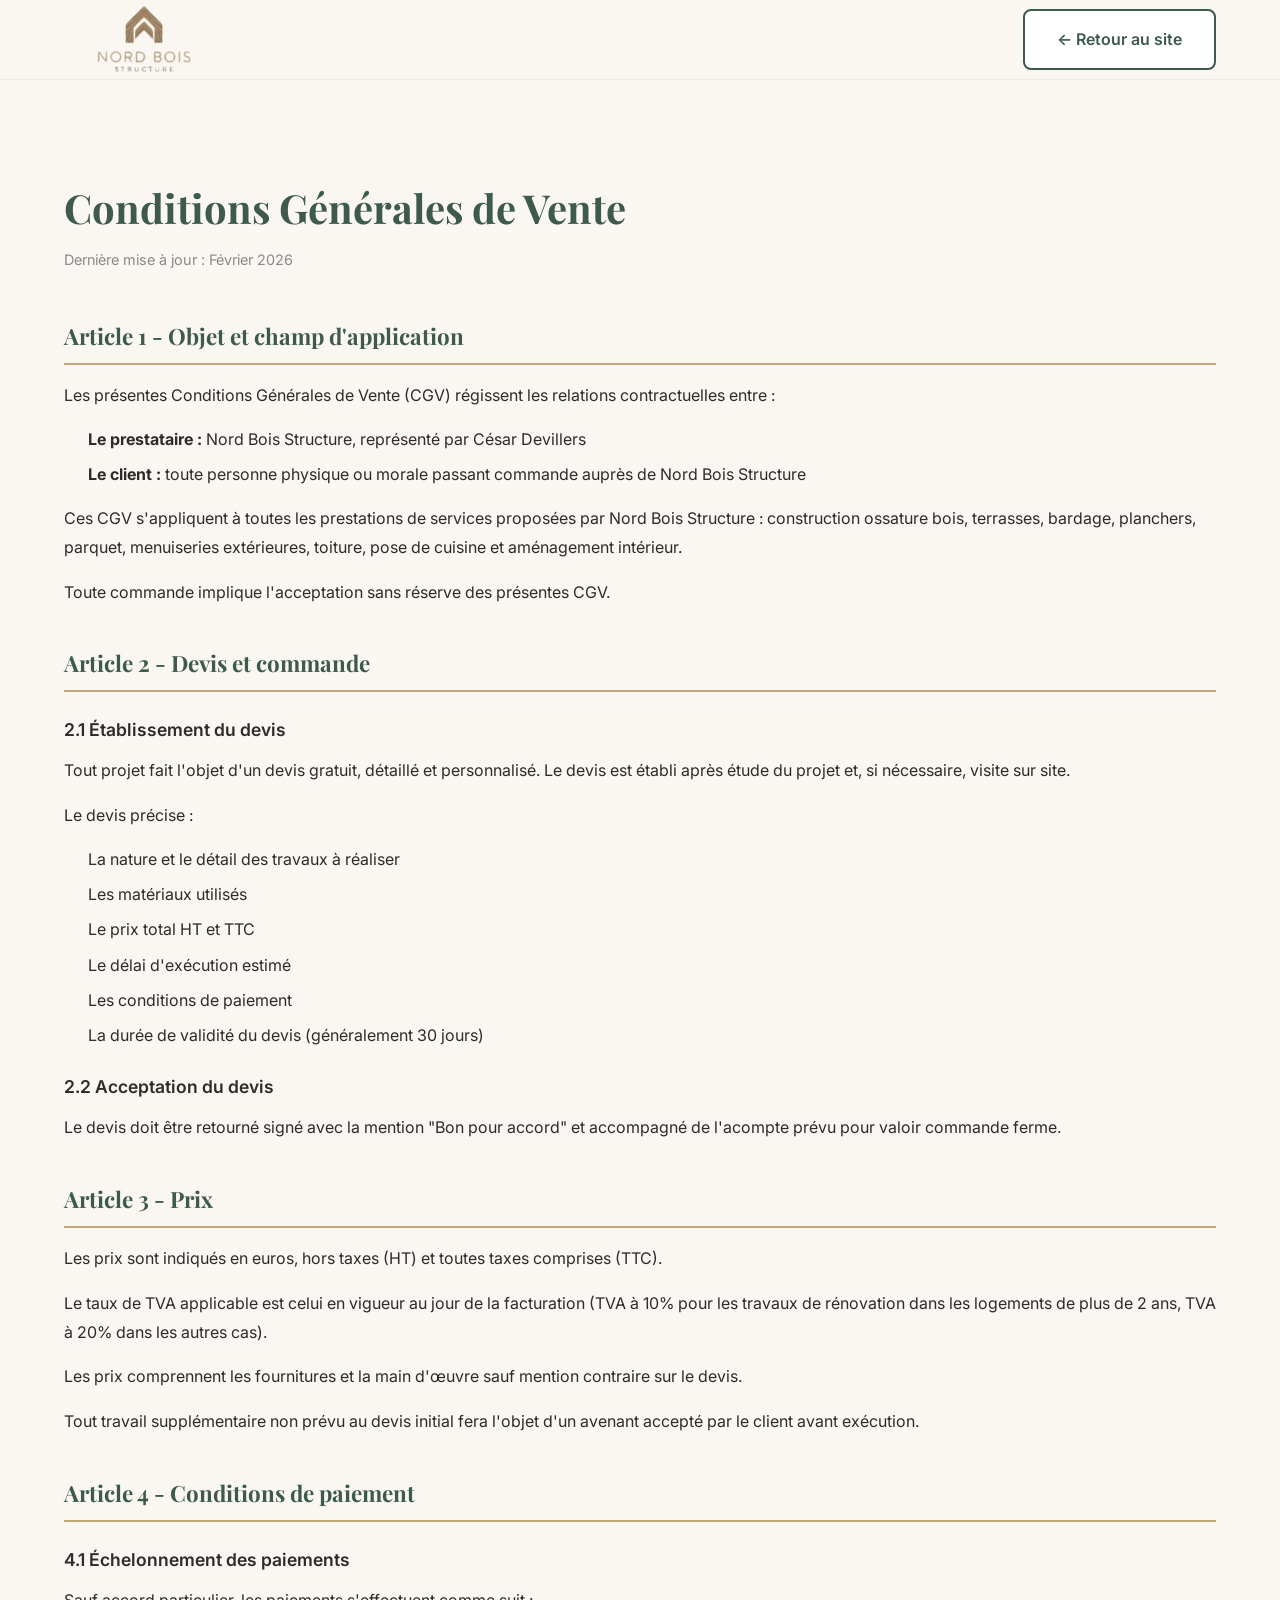
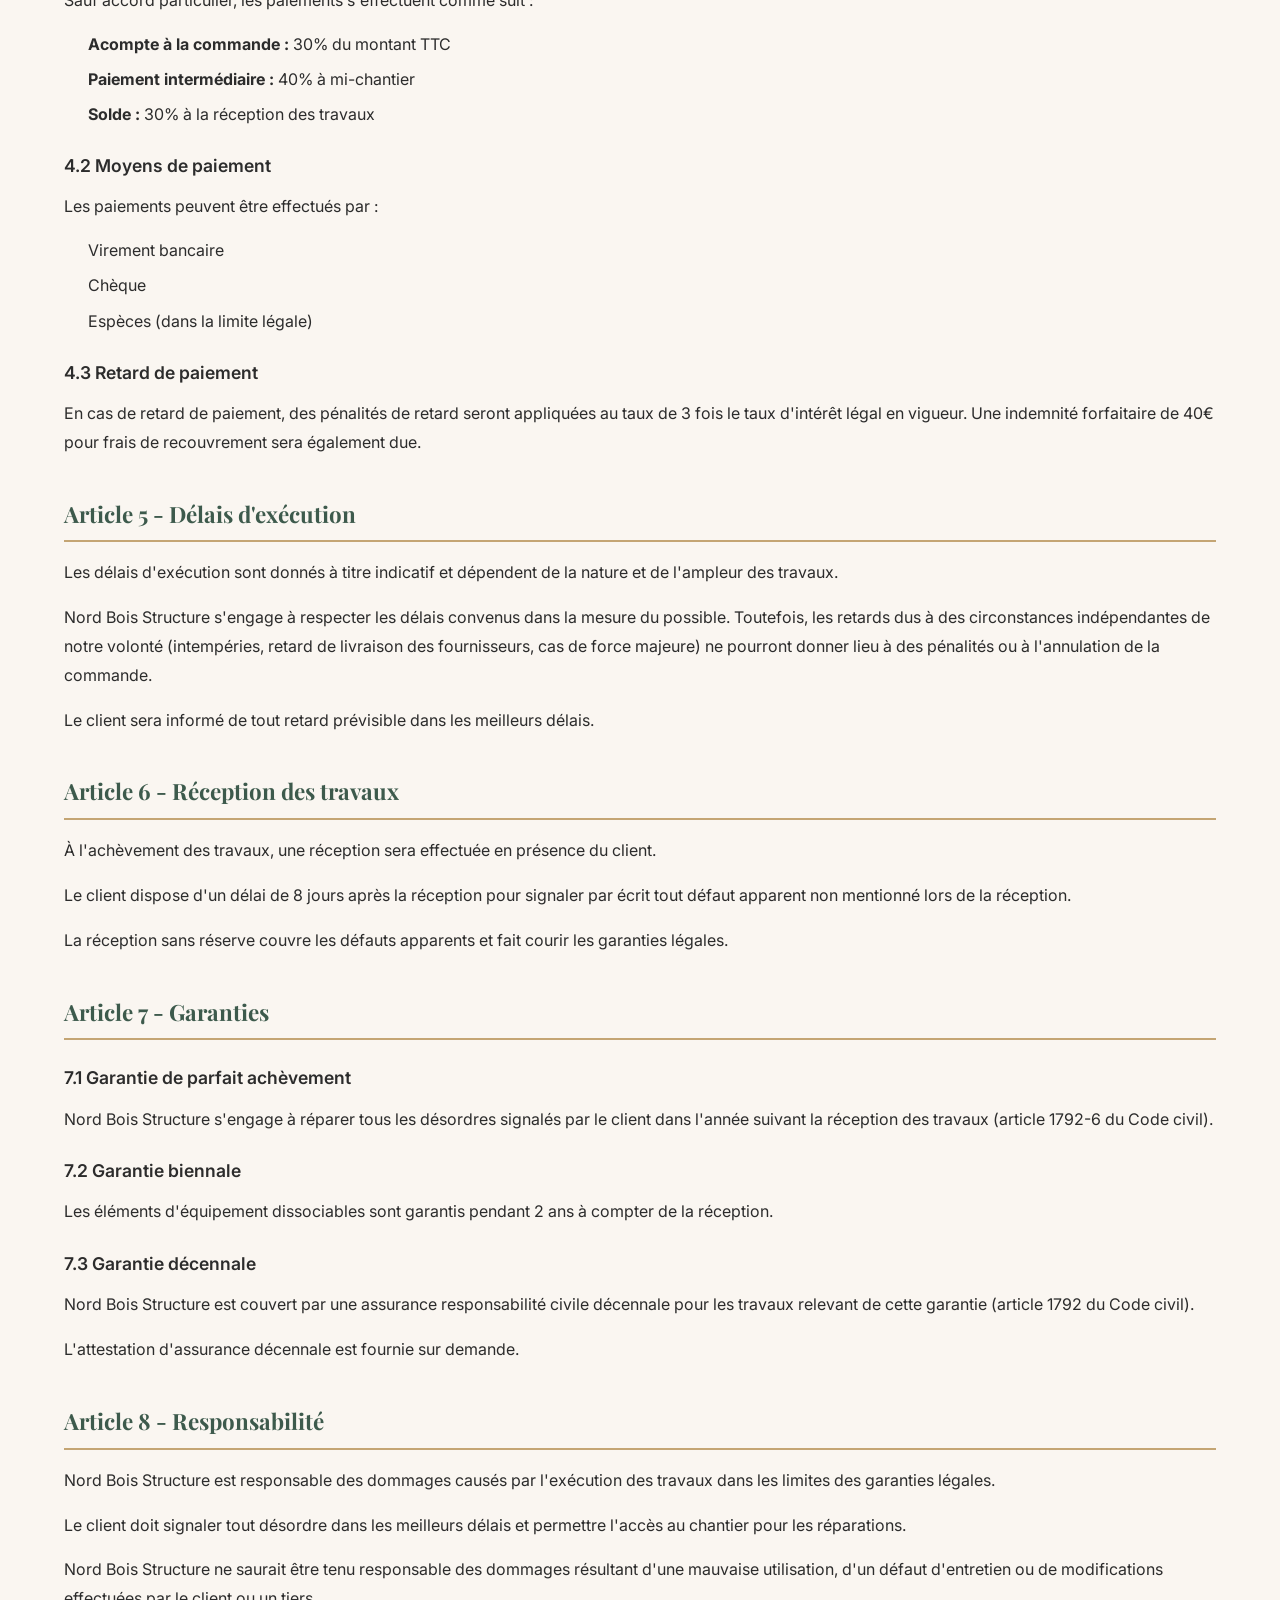
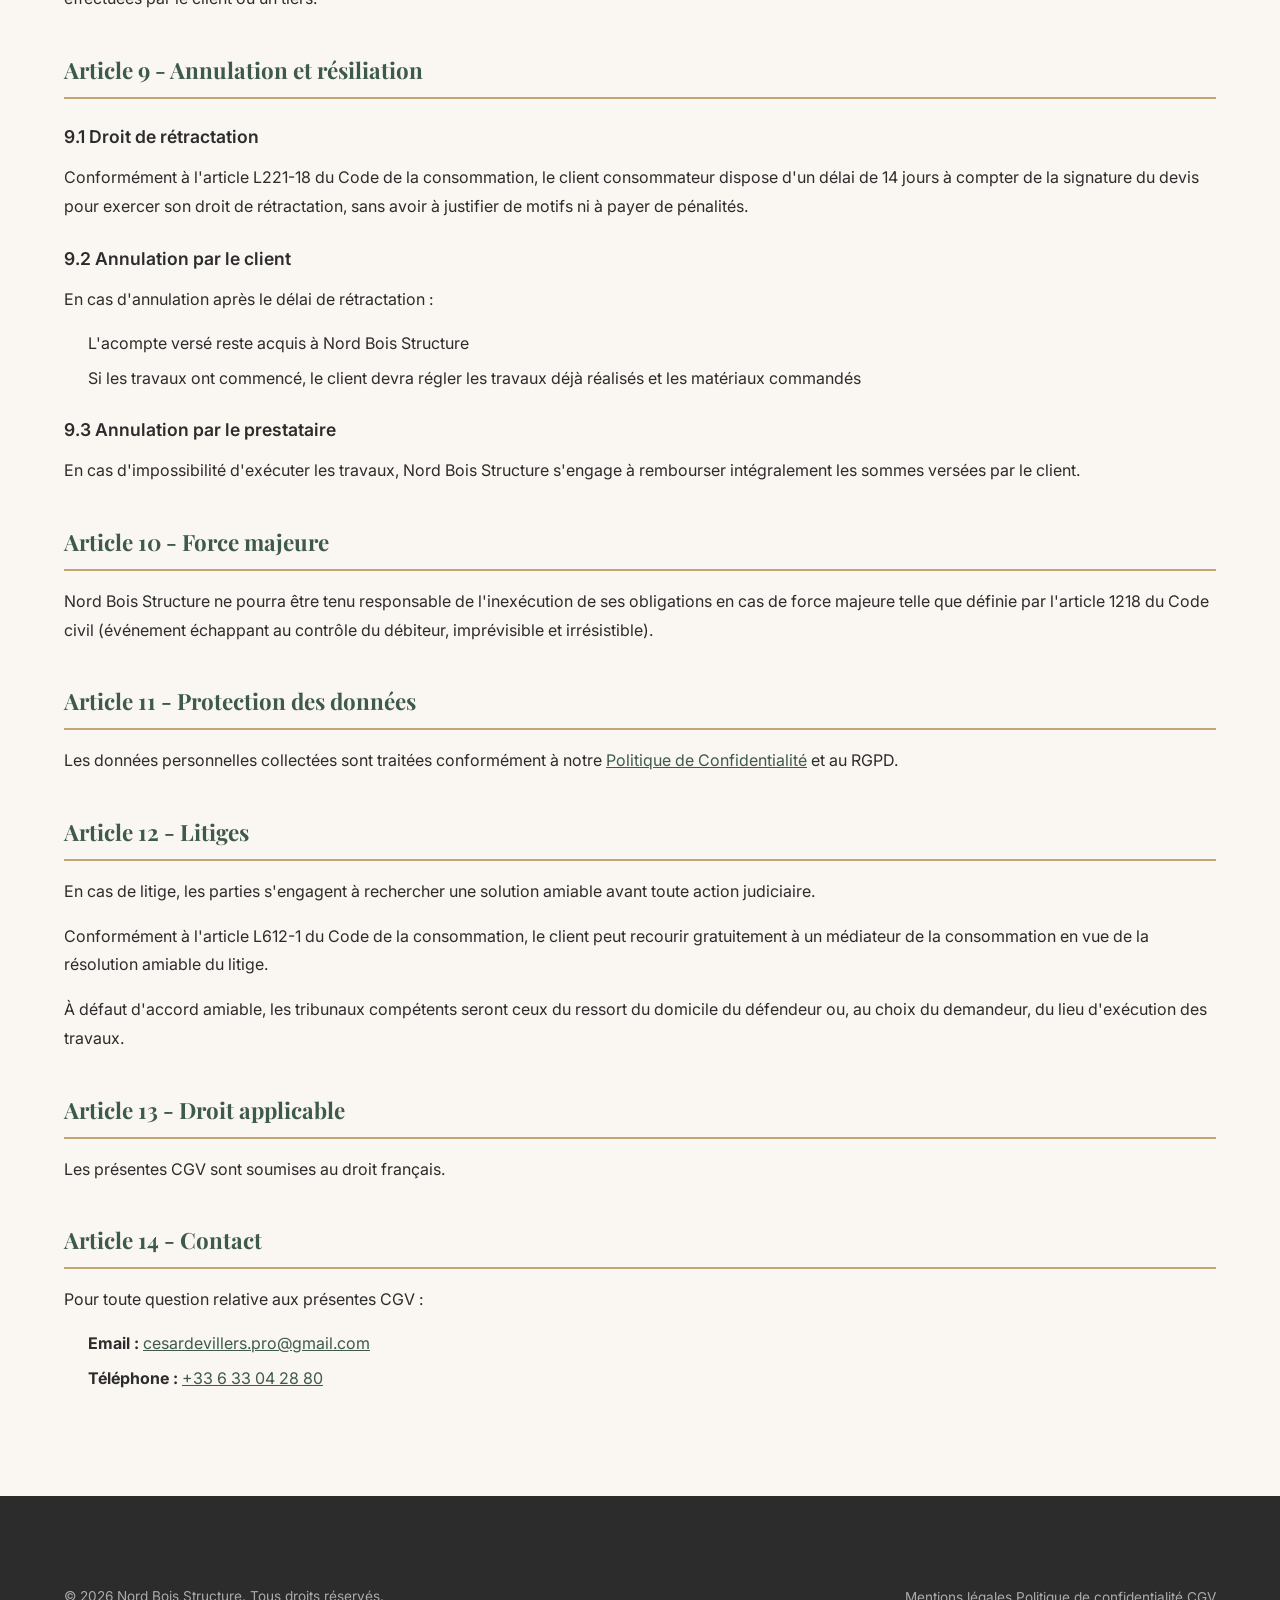
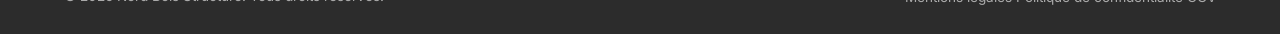
<file: conditions-generales-vente.html>
<!DOCTYPE html>
<html lang="fr">
<head>
<!-- Google Tag Manager -->
<script>(function(w,d,s,l,i){w[l]=w[l]||[];w[l].push({'gtm.start':
new Date().getTime(),event:'gtm.js'});var f=d.getElementsByTagName(s)[0],
j=d.createElement(s),dl=l!='dataLayer'?'&l='+l:'';j.async=true;j.src=
'https://www.googletagmanager.com/gtm.js?id='+i+dl;f.parentNode.insertBefore(j,f);
})(window,document,'script','dataLayer','GTM-P72NSX65');</script>
<!-- End Google Tag Manager -->
    <meta charset="UTF-8">
    <meta name="viewport" content="width=device-width, initial-scale=1.0">
    <meta name="description" content="Conditions Générales de Vente de Nord Bois Structure">
    <title>Conditions Générales de Vente | Nord Bois Structure</title>
    <link rel="icon" type="image/svg+xml" href="assets/favicon.svg">
    <link rel="preconnect" href="https://fonts.googleapis.com">
    <link rel="preconnect" href="https://fonts.gstatic.com" crossorigin>
    <link href="https://fonts.googleapis.com/css2?family=Playfair+Display:wght@400;500;600;700&family=Inter:wght@300;400;500;600;700&display=swap" rel="stylesheet">
    <link rel="stylesheet" href="css/style.css?v=8">
</head>
<body>
<!-- Google Tag Manager (noscript) -->
<noscript><iframe src="https://www.googletagmanager.com/ns.html?id=GTM-P72NSX65"
height="0" width="0" style="display:none;visibility:hidden"></iframe></noscript>
<!-- End Google Tag Manager (noscript) -->
    <header class="header header--static">
        <nav class="nav container">
            <a href="index.html" class="nav__logo">
                <img src="assets/logo.png?v=5" alt="Nord Bois Structure" class="nav__logo-img">
            </a>
            <a href="index.html" class="btn btn--secondary">← Retour au site</a>
        </nav>
    </header>

    <main class="legal-page">
        <div class="container">
            <h1>Conditions Générales de Vente</h1>
            <p class="legal-page__updated">Dernière mise à jour : Février 2026</p>

            <section class="legal-section">
                <h2>Article 1 - Objet et champ d'application</h2>
                <p>Les présentes Conditions Générales de Vente (CGV) régissent les relations contractuelles entre :</p>
                <ul>
                    <li><strong>Le prestataire :</strong> Nord Bois Structure, représenté par César Devillers</li>
                    <li><strong>Le client :</strong> toute personne physique ou morale passant commande auprès de Nord Bois Structure</li>
                </ul>
                <p>Ces CGV s'appliquent à toutes les prestations de services proposées par Nord Bois Structure : construction ossature bois, terrasses, bardage, planchers, parquet, menuiseries extérieures, toiture, pose de cuisine et aménagement intérieur.</p>
                <p>Toute commande implique l'acceptation sans réserve des présentes CGV.</p>
            </section>

            <section class="legal-section">
                <h2>Article 2 - Devis et commande</h2>
                <h3>2.1 Établissement du devis</h3>
                <p>Tout projet fait l'objet d'un devis gratuit, détaillé et personnalisé. Le devis est établi après étude du projet et, si nécessaire, visite sur site.</p>
                <p>Le devis précise :</p>
                <ul>
                    <li>La nature et le détail des travaux à réaliser</li>
                    <li>Les matériaux utilisés</li>
                    <li>Le prix total HT et TTC</li>
                    <li>Le délai d'exécution estimé</li>
                    <li>Les conditions de paiement</li>
                    <li>La durée de validité du devis (généralement 30 jours)</li>
                </ul>
                <h3>2.2 Acceptation du devis</h3>
                <p>Le devis doit être retourné signé avec la mention "Bon pour accord" et accompagné de l'acompte prévu pour valoir commande ferme.</p>
            </section>

            <section class="legal-section">
                <h2>Article 3 - Prix</h2>
                <p>Les prix sont indiqués en euros, hors taxes (HT) et toutes taxes comprises (TTC).</p>
                <p>Le taux de TVA applicable est celui en vigueur au jour de la facturation (TVA à 10% pour les travaux de rénovation dans les logements de plus de 2 ans, TVA à 20% dans les autres cas).</p>
                <p>Les prix comprennent les fournitures et la main d'œuvre sauf mention contraire sur le devis.</p>
                <p>Tout travail supplémentaire non prévu au devis initial fera l'objet d'un avenant accepté par le client avant exécution.</p>
            </section>

            <section class="legal-section">
                <h2>Article 4 - Conditions de paiement</h2>
                <h3>4.1 Échelonnement des paiements</h3>
                <p>Sauf accord particulier, les paiements s'effectuent comme suit :</p>
                <ul>
                    <li><strong>Acompte à la commande :</strong> 30% du montant TTC</li>
                    <li><strong>Paiement intermédiaire :</strong> 40% à mi-chantier</li>
                    <li><strong>Solde :</strong> 30% à la réception des travaux</li>
                </ul>
                <h3>4.2 Moyens de paiement</h3>
                <p>Les paiements peuvent être effectués par :</p>
                <ul>
                    <li>Virement bancaire</li>
                    <li>Chèque</li>
                    <li>Espèces (dans la limite légale)</li>
                </ul>
                <h3>4.3 Retard de paiement</h3>
                <p>En cas de retard de paiement, des pénalités de retard seront appliquées au taux de 3 fois le taux d'intérêt légal en vigueur. Une indemnité forfaitaire de 40€ pour frais de recouvrement sera également due.</p>
            </section>

            <section class="legal-section">
                <h2>Article 5 - Délais d'exécution</h2>
                <p>Les délais d'exécution sont donnés à titre indicatif et dépendent de la nature et de l'ampleur des travaux.</p>
                <p>Nord Bois Structure s'engage à respecter les délais convenus dans la mesure du possible. Toutefois, les retards dus à des circonstances indépendantes de notre volonté (intempéries, retard de livraison des fournisseurs, cas de force majeure) ne pourront donner lieu à des pénalités ou à l'annulation de la commande.</p>
                <p>Le client sera informé de tout retard prévisible dans les meilleurs délais.</p>
            </section>

            <section class="legal-section">
                <h2>Article 6 - Réception des travaux</h2>
                <p>À l'achèvement des travaux, une réception sera effectuée en présence du client.</p>
                <p>Le client dispose d'un délai de 8 jours après la réception pour signaler par écrit tout défaut apparent non mentionné lors de la réception.</p>
                <p>La réception sans réserve couvre les défauts apparents et fait courir les garanties légales.</p>
            </section>

            <section class="legal-section">
                <h2>Article 7 - Garanties</h2>
                <h3>7.1 Garantie de parfait achèvement</h3>
                <p>Nord Bois Structure s'engage à réparer tous les désordres signalés par le client dans l'année suivant la réception des travaux (article 1792-6 du Code civil).</p>
                <h3>7.2 Garantie biennale</h3>
                <p>Les éléments d'équipement dissociables sont garantis pendant 2 ans à compter de la réception.</p>
                <h3>7.3 Garantie décennale</h3>
                <p>Nord Bois Structure est couvert par une assurance responsabilité civile décennale pour les travaux relevant de cette garantie (article 1792 du Code civil).</p>
                <p>L'attestation d'assurance décennale est fournie sur demande.</p>
            </section>

            <section class="legal-section">
                <h2>Article 8 - Responsabilité</h2>
                <p>Nord Bois Structure est responsable des dommages causés par l'exécution des travaux dans les limites des garanties légales.</p>
                <p>Le client doit signaler tout désordre dans les meilleurs délais et permettre l'accès au chantier pour les réparations.</p>
                <p>Nord Bois Structure ne saurait être tenu responsable des dommages résultant d'une mauvaise utilisation, d'un défaut d'entretien ou de modifications effectuées par le client ou un tiers.</p>
            </section>

            <section class="legal-section">
                <h2>Article 9 - Annulation et résiliation</h2>
                <h3>9.1 Droit de rétractation</h3>
                <p>Conformément à l'article L221-18 du Code de la consommation, le client consommateur dispose d'un délai de 14 jours à compter de la signature du devis pour exercer son droit de rétractation, sans avoir à justifier de motifs ni à payer de pénalités.</p>
                <h3>9.2 Annulation par le client</h3>
                <p>En cas d'annulation après le délai de rétractation :</p>
                <ul>
                    <li>L'acompte versé reste acquis à Nord Bois Structure</li>
                    <li>Si les travaux ont commencé, le client devra régler les travaux déjà réalisés et les matériaux commandés</li>
                </ul>
                <h3>9.3 Annulation par le prestataire</h3>
                <p>En cas d'impossibilité d'exécuter les travaux, Nord Bois Structure s'engage à rembourser intégralement les sommes versées par le client.</p>
            </section>

            <section class="legal-section">
                <h2>Article 10 - Force majeure</h2>
                <p>Nord Bois Structure ne pourra être tenu responsable de l'inexécution de ses obligations en cas de force majeure telle que définie par l'article 1218 du Code civil (événement échappant au contrôle du débiteur, imprévisible et irrésistible).</p>
            </section>

            <section class="legal-section">
                <h2>Article 11 - Protection des données</h2>
                <p>Les données personnelles collectées sont traitées conformément à notre <a href="politique-confidentialite.html">Politique de Confidentialité</a> et au RGPD.</p>
            </section>

            <section class="legal-section">
                <h2>Article 12 - Litiges</h2>
                <p>En cas de litige, les parties s'engagent à rechercher une solution amiable avant toute action judiciaire.</p>
                <p>Conformément à l'article L612-1 du Code de la consommation, le client peut recourir gratuitement à un médiateur de la consommation en vue de la résolution amiable du litige.</p>
                <p>À défaut d'accord amiable, les tribunaux compétents seront ceux du ressort du domicile du défendeur ou, au choix du demandeur, du lieu d'exécution des travaux.</p>
            </section>

            <section class="legal-section">
                <h2>Article 13 - Droit applicable</h2>
                <p>Les présentes CGV sont soumises au droit français.</p>
            </section>

            <section class="legal-section">
                <h2>Article 14 - Contact</h2>
                <p>Pour toute question relative aux présentes CGV :</p>
                <ul>
                    <li><strong>Email :</strong> <a href="mailto:cesardevillers.pro@gmail.com">cesardevillers.pro@gmail.com</a></li>
                    <li><strong>Téléphone :</strong> <a href="tel:+33633042880">+33 6 33 04 28 80</a></li>
                </ul>
            </section>
        </div>
    </main>

    <footer class="footer">
        <div class="container">
            <div class="footer__bottom">
                <p>&copy; 2026 Nord Bois Structure. Tous droits réservés.</p>
                <div class="footer__links">
                    <a href="mentions-legales.html">Mentions légales</a>
                    <a href="politique-confidentialite.html">Politique de confidentialité</a>
                    <a href="conditions-generales-vente.html">CGV</a>
                </div>
            </div>
        </div>
    </footer>
</body>
</html>
</file>
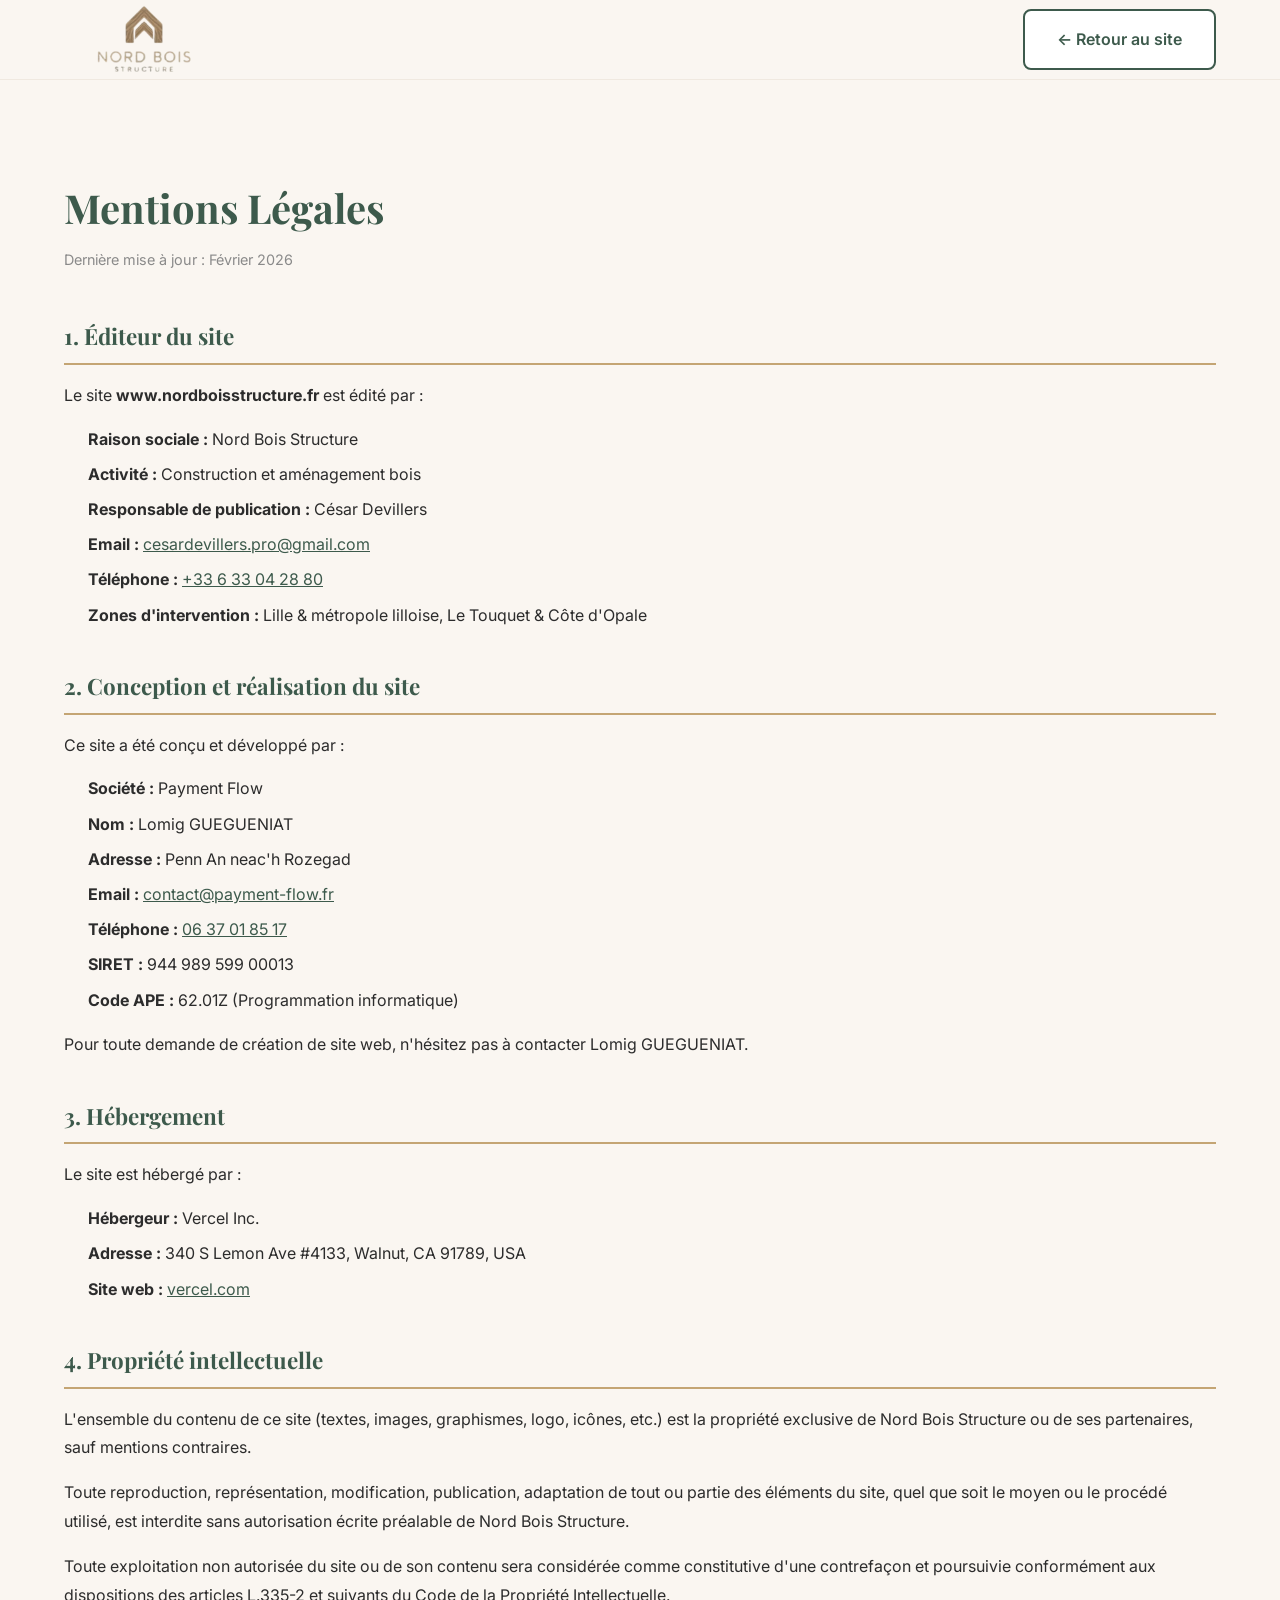
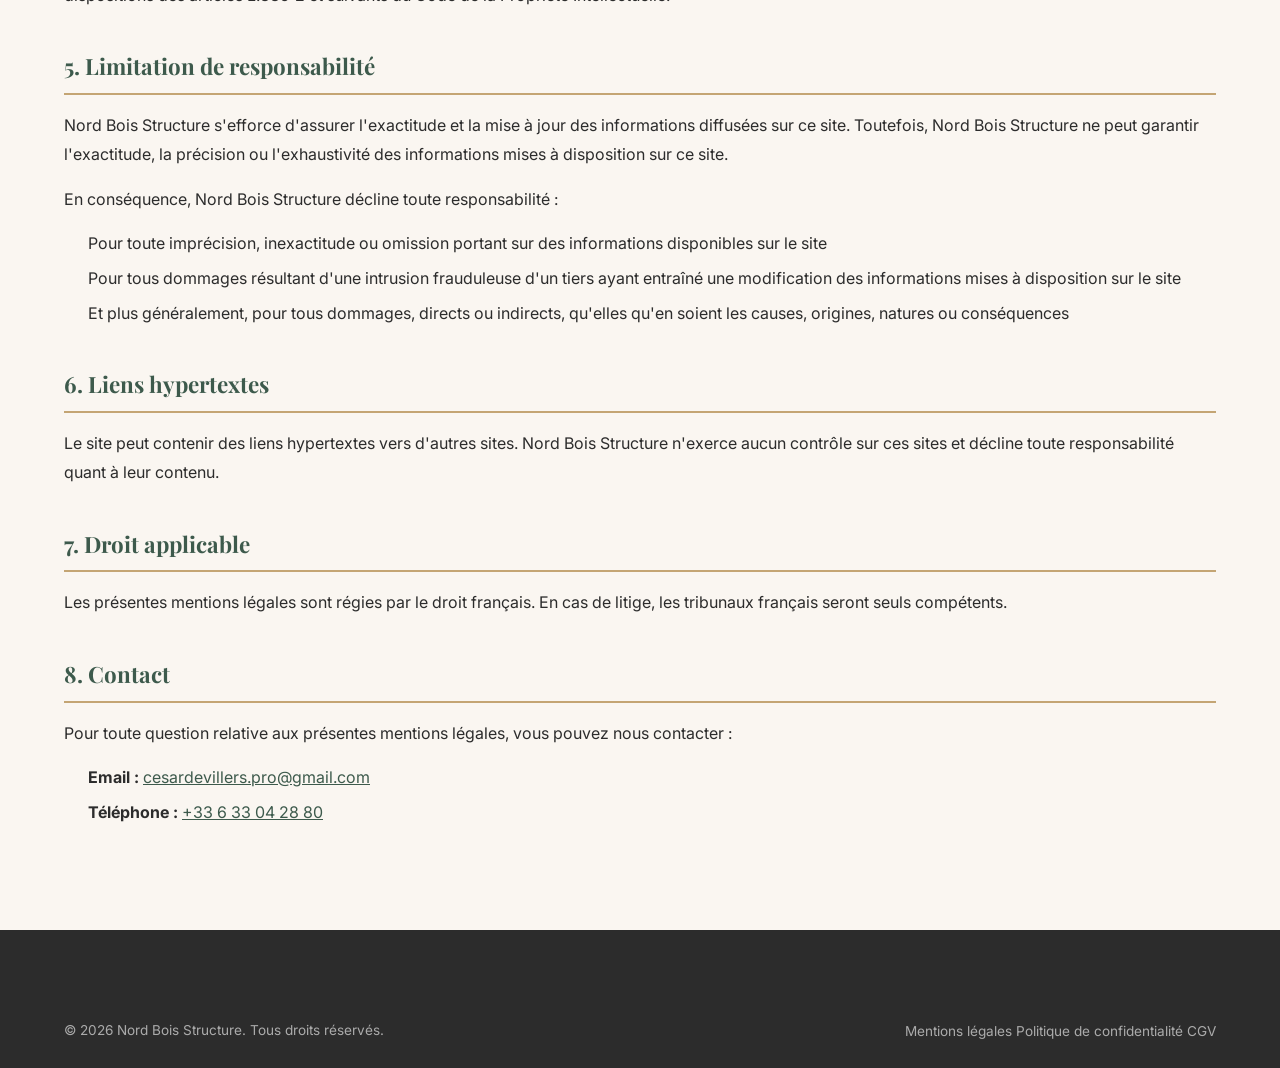
<file: mentions-legales.html>
<!DOCTYPE html>
<html lang="fr">
<head>
<!-- Google Tag Manager -->
<script>(function(w,d,s,l,i){w[l]=w[l]||[];w[l].push({'gtm.start':
new Date().getTime(),event:'gtm.js'});var f=d.getElementsByTagName(s)[0],
j=d.createElement(s),dl=l!='dataLayer'?'&l='+l:'';j.async=true;j.src=
'https://www.googletagmanager.com/gtm.js?id='+i+dl;f.parentNode.insertBefore(j,f);
})(window,document,'script','dataLayer','GTM-P72NSX65');</script>
<!-- End Google Tag Manager -->
    <meta charset="UTF-8">
    <meta name="viewport" content="width=device-width, initial-scale=1.0">
    <meta name="description" content="Mentions légales du site Nord Bois Structure">
    <title>Mentions Légales | Nord Bois Structure</title>
    <link rel="icon" type="image/svg+xml" href="assets/favicon.svg">
    <link rel="preconnect" href="https://fonts.googleapis.com">
    <link rel="preconnect" href="https://fonts.gstatic.com" crossorigin>
    <link href="https://fonts.googleapis.com/css2?family=Playfair+Display:wght@400;500;600;700&family=Inter:wght@300;400;500;600;700&display=swap" rel="stylesheet">
    <link rel="stylesheet" href="css/style.css?v=8">
</head>
<body>
<!-- Google Tag Manager (noscript) -->
<noscript><iframe src="https://www.googletagmanager.com/ns.html?id=GTM-P72NSX65"
height="0" width="0" style="display:none;visibility:hidden"></iframe></noscript>
<!-- End Google Tag Manager (noscript) -->
    <header class="header header--static">
        <nav class="nav container">
            <a href="index.html" class="nav__logo">
                <img src="assets/logo.png?v=5" alt="Nord Bois Structure" class="nav__logo-img">
            </a>
            <a href="index.html" class="btn btn--secondary">← Retour au site</a>
        </nav>
    </header>

    <main class="legal-page">
        <div class="container">
            <h1>Mentions Légales</h1>
            <p class="legal-page__updated">Dernière mise à jour : Février 2026</p>

            <section class="legal-section">
                <h2>1. Éditeur du site</h2>
                <p>Le site <strong>www.nordboisstructure.fr</strong> est édité par :</p>
                <ul>
                    <li><strong>Raison sociale :</strong> Nord Bois Structure</li>
                    <li><strong>Activité :</strong> Construction et aménagement bois</li>
                    <li><strong>Responsable de publication :</strong> César Devillers</li>
                    <li><strong>Email :</strong> <a href="mailto:cesardevillers.pro@gmail.com">cesardevillers.pro@gmail.com</a></li>
                    <li><strong>Téléphone :</strong> <a href="tel:+33633042880">+33 6 33 04 28 80</a></li>
                    <li><strong>Zones d'intervention :</strong> Lille & métropole lilloise, Le Touquet & Côte d'Opale</li>
                </ul>
            </section>

            <section class="legal-section">
                <h2>2. Conception et réalisation du site</h2>
                <p>Ce site a été conçu et développé par :</p>
                <ul>
                    <li><strong>Société :</strong> Payment Flow</li>
                    <li><strong>Nom :</strong> Lomig GUEGUENIAT</li>
                    <li><strong>Adresse :</strong> Penn An neac'h Rozegad</li>
                    <li><strong>Email :</strong> <a href="mailto:contact@payment-flow.fr">contact@payment-flow.fr</a></li>
                    <li><strong>Téléphone :</strong> <a href="tel:+33637018517">06 37 01 85 17</a></li>
                    <li><strong>SIRET :</strong> 944 989 599 00013</li>
                    <li><strong>Code APE :</strong> 62.01Z (Programmation informatique)</li>
                </ul>
                <p>Pour toute demande de création de site web, n'hésitez pas à contacter Lomig GUEGUENIAT.</p>
            </section>

            <section class="legal-section">
                <h2>3. Hébergement</h2>
                <p>Le site est hébergé par :</p>
                <ul>
                    <li><strong>Hébergeur :</strong> Vercel Inc.</li>
                    <li><strong>Adresse :</strong> 340 S Lemon Ave #4133, Walnut, CA 91789, USA</li>
                    <li><strong>Site web :</strong> <a href="https://vercel.com" target="_blank" rel="noopener">vercel.com</a></li>
                </ul>
            </section>

            <section class="legal-section">
                <h2>4. Propriété intellectuelle</h2>
                <p>L'ensemble du contenu de ce site (textes, images, graphismes, logo, icônes, etc.) est la propriété exclusive de Nord Bois Structure ou de ses partenaires, sauf mentions contraires.</p>
                <p>Toute reproduction, représentation, modification, publication, adaptation de tout ou partie des éléments du site, quel que soit le moyen ou le procédé utilisé, est interdite sans autorisation écrite préalable de Nord Bois Structure.</p>
                <p>Toute exploitation non autorisée du site ou de son contenu sera considérée comme constitutive d'une contrefaçon et poursuivie conformément aux dispositions des articles L.335-2 et suivants du Code de la Propriété Intellectuelle.</p>
            </section>

            <section class="legal-section">
                <h2>5. Limitation de responsabilité</h2>
                <p>Nord Bois Structure s'efforce d'assurer l'exactitude et la mise à jour des informations diffusées sur ce site. Toutefois, Nord Bois Structure ne peut garantir l'exactitude, la précision ou l'exhaustivité des informations mises à disposition sur ce site.</p>
                <p>En conséquence, Nord Bois Structure décline toute responsabilité :</p>
                <ul>
                    <li>Pour toute imprécision, inexactitude ou omission portant sur des informations disponibles sur le site</li>
                    <li>Pour tous dommages résultant d'une intrusion frauduleuse d'un tiers ayant entraîné une modification des informations mises à disposition sur le site</li>
                    <li>Et plus généralement, pour tous dommages, directs ou indirects, qu'elles qu'en soient les causes, origines, natures ou conséquences</li>
                </ul>
            </section>

            <section class="legal-section">
                <h2>6. Liens hypertextes</h2>
                <p>Le site peut contenir des liens hypertextes vers d'autres sites. Nord Bois Structure n'exerce aucun contrôle sur ces sites et décline toute responsabilité quant à leur contenu.</p>
            </section>

            <section class="legal-section">
                <h2>7. Droit applicable</h2>
                <p>Les présentes mentions légales sont régies par le droit français. En cas de litige, les tribunaux français seront seuls compétents.</p>
            </section>

            <section class="legal-section">
                <h2>8. Contact</h2>
                <p>Pour toute question relative aux présentes mentions légales, vous pouvez nous contacter :</p>
                <ul>
                    <li><strong>Email :</strong> <a href="mailto:cesardevillers.pro@gmail.com">cesardevillers.pro@gmail.com</a></li>
                    <li><strong>Téléphone :</strong> <a href="tel:+33633042880">+33 6 33 04 28 80</a></li>
                </ul>
            </section>
        </div>
    </main>

    <footer class="footer">
        <div class="container">
            <div class="footer__bottom">
                <p>&copy; 2026 Nord Bois Structure. Tous droits réservés.</p>
                <div class="footer__links">
                    <a href="mentions-legales.html">Mentions légales</a>
                    <a href="politique-confidentialite.html">Politique de confidentialité</a>
                    <a href="conditions-generales-vente.html">CGV</a>
                </div>
            </div>
        </div>
    </footer>
</body>
</html>
</file>
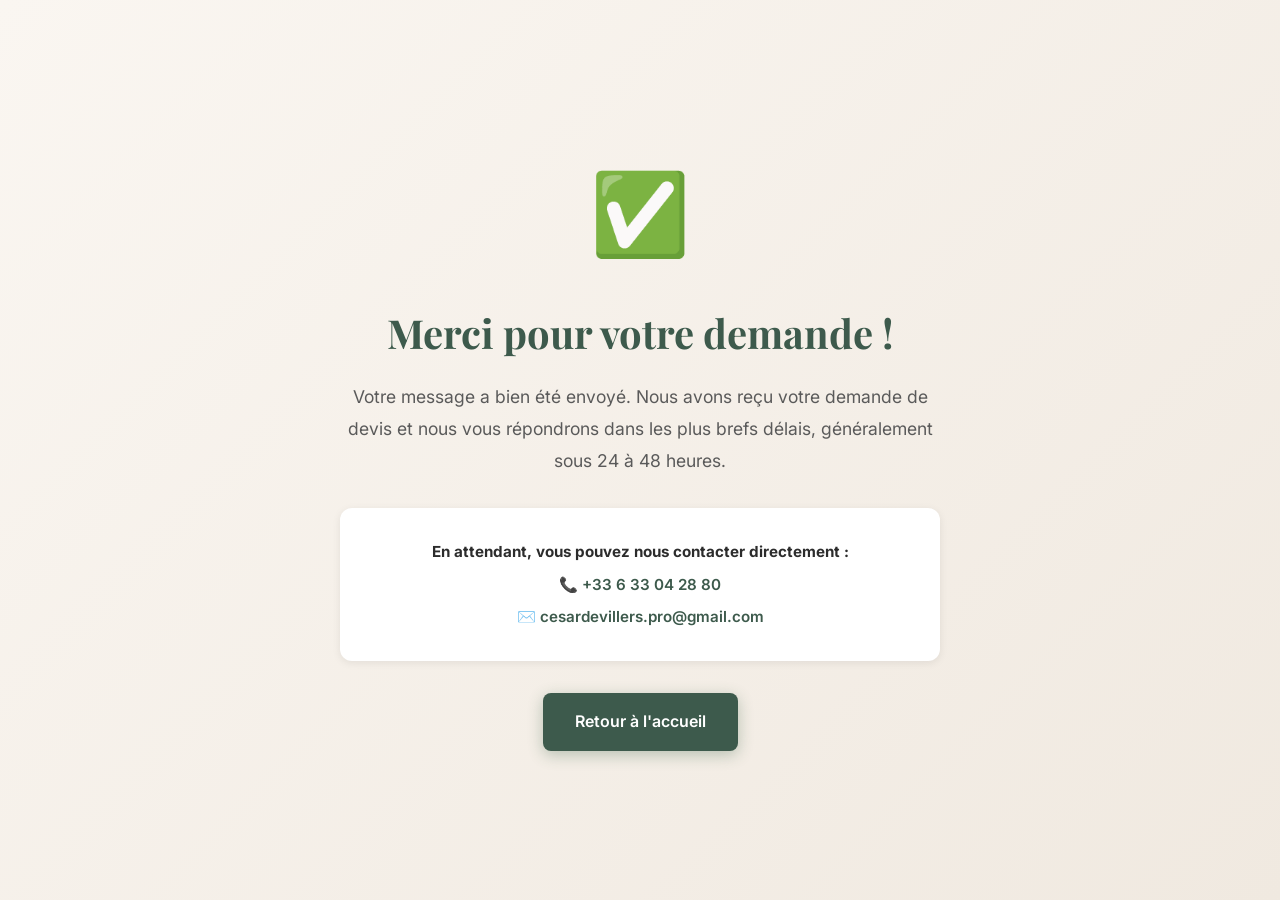
<file: merci.html>
<!DOCTYPE html>
<html lang="fr">
<head>
<!-- Google Tag Manager -->
<script>(function(w,d,s,l,i){w[l]=w[l]||[];w[l].push({'gtm.start':
new Date().getTime(),event:'gtm.js'});var f=d.getElementsByTagName(s)[0],
j=d.createElement(s),dl=l!='dataLayer'?'&l='+l:'';j.async=true;j.src=
'https://www.googletagmanager.com/gtm.js?id='+i+dl;f.parentNode.insertBefore(j,f);
})(window,document,'script','dataLayer','GTM-P72NSX65');</script>
<!-- End Google Tag Manager -->
    <meta charset="UTF-8">
    <meta name="viewport" content="width=device-width, initial-scale=1.0">
    <meta name="description" content="Merci pour votre demande - Nord Bois Structure">
    <title>Merci ! | Nord Bois Structure</title>
    <link rel="icon" type="image/svg+xml" href="assets/favicon.svg">
    <link rel="preconnect" href="https://fonts.googleapis.com">
    <link rel="preconnect" href="https://fonts.gstatic.com" crossorigin>
    <link href="https://fonts.googleapis.com/css2?family=Playfair+Display:wght@400;500;600;700&family=Inter:wght@300;400;500;600;700&display=swap" rel="stylesheet">
    <link rel="stylesheet" href="css/style.css?v=8">
    <style>
        .thank-you {
            min-height: 100vh;
            display: flex;
            align-items: center;
            justify-content: center;
            text-align: center;
            padding: 2rem;
            background: linear-gradient(135deg, var(--color-cream) 0%, var(--color-cream-dark) 100%);
        }
        .thank-you__content {
            max-width: 600px;
        }
        .thank-you__icon {
            font-size: 5rem;
            margin-bottom: 1.5rem;
        }
        .thank-you__title {
            font-family: var(--font-heading);
            font-size: 2.5rem;
            color: var(--color-primary);
            margin-bottom: 1rem;
        }
        .thank-you__text {
            font-size: 1.1rem;
            color: var(--color-text-light);
            margin-bottom: 2rem;
            line-height: 1.8;
        }
        .thank-you__info {
            background: var(--color-white);
            padding: 1.5rem;
            border-radius: var(--radius-md);
            margin-bottom: 2rem;
            box-shadow: var(--shadow-sm);
        }
        .thank-you__info p {
            margin: 0.5rem 0;
            font-size: 0.95rem;
        }
        .thank-you__info a {
            color: var(--color-primary);
            font-weight: 600;
        }
    </style>
</head>
<body>
<!-- Google Tag Manager (noscript) -->
<noscript><iframe src="https://www.googletagmanager.com/ns.html?id=GTM-P72NSX65"
height="0" width="0" style="display:none;visibility:hidden"></iframe></noscript>
<!-- End Google Tag Manager (noscript) -->
    <main class="thank-you">
        <div class="thank-you__content">
            <div class="thank-you__icon">✅</div>
            <h1 class="thank-you__title">Merci pour votre demande !</h1>
            <p class="thank-you__text">
                Votre message a bien été envoyé. Nous avons reçu votre demande de devis et nous vous répondrons dans les plus brefs délais, généralement sous 24 à 48 heures.
            </p>
            <div class="thank-you__info">
                <p><strong>En attendant, vous pouvez nous contacter directement :</strong></p>
                <p>📞 <a href="tel:+33633042880">+33 6 33 04 28 80</a></p>
                <p>✉️ <a href="mailto:cesardevillers.pro@gmail.com">cesardevillers.pro@gmail.com</a></p>
            </div>
            <a href="index.html" class="btn btn--primary">Retour à l'accueil</a>
        </div>
    </main>
</body>
</html>
</file>
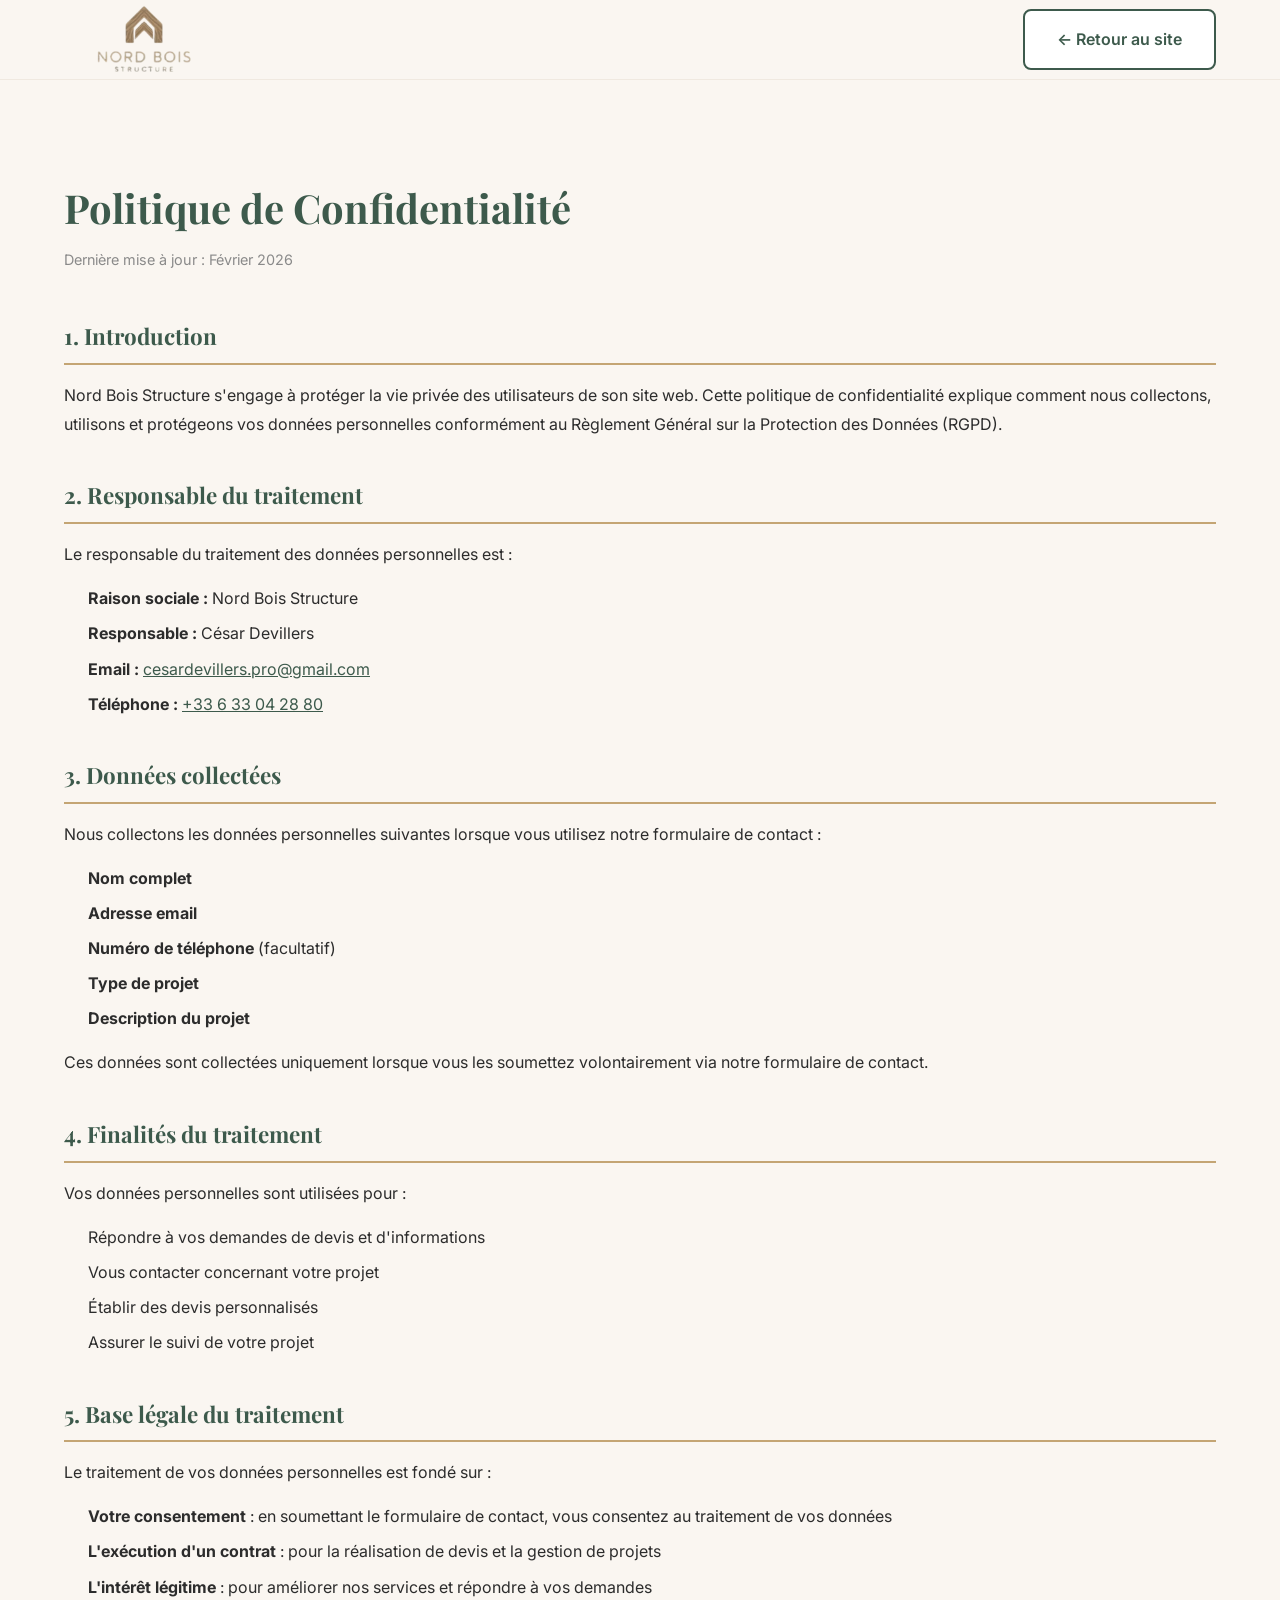
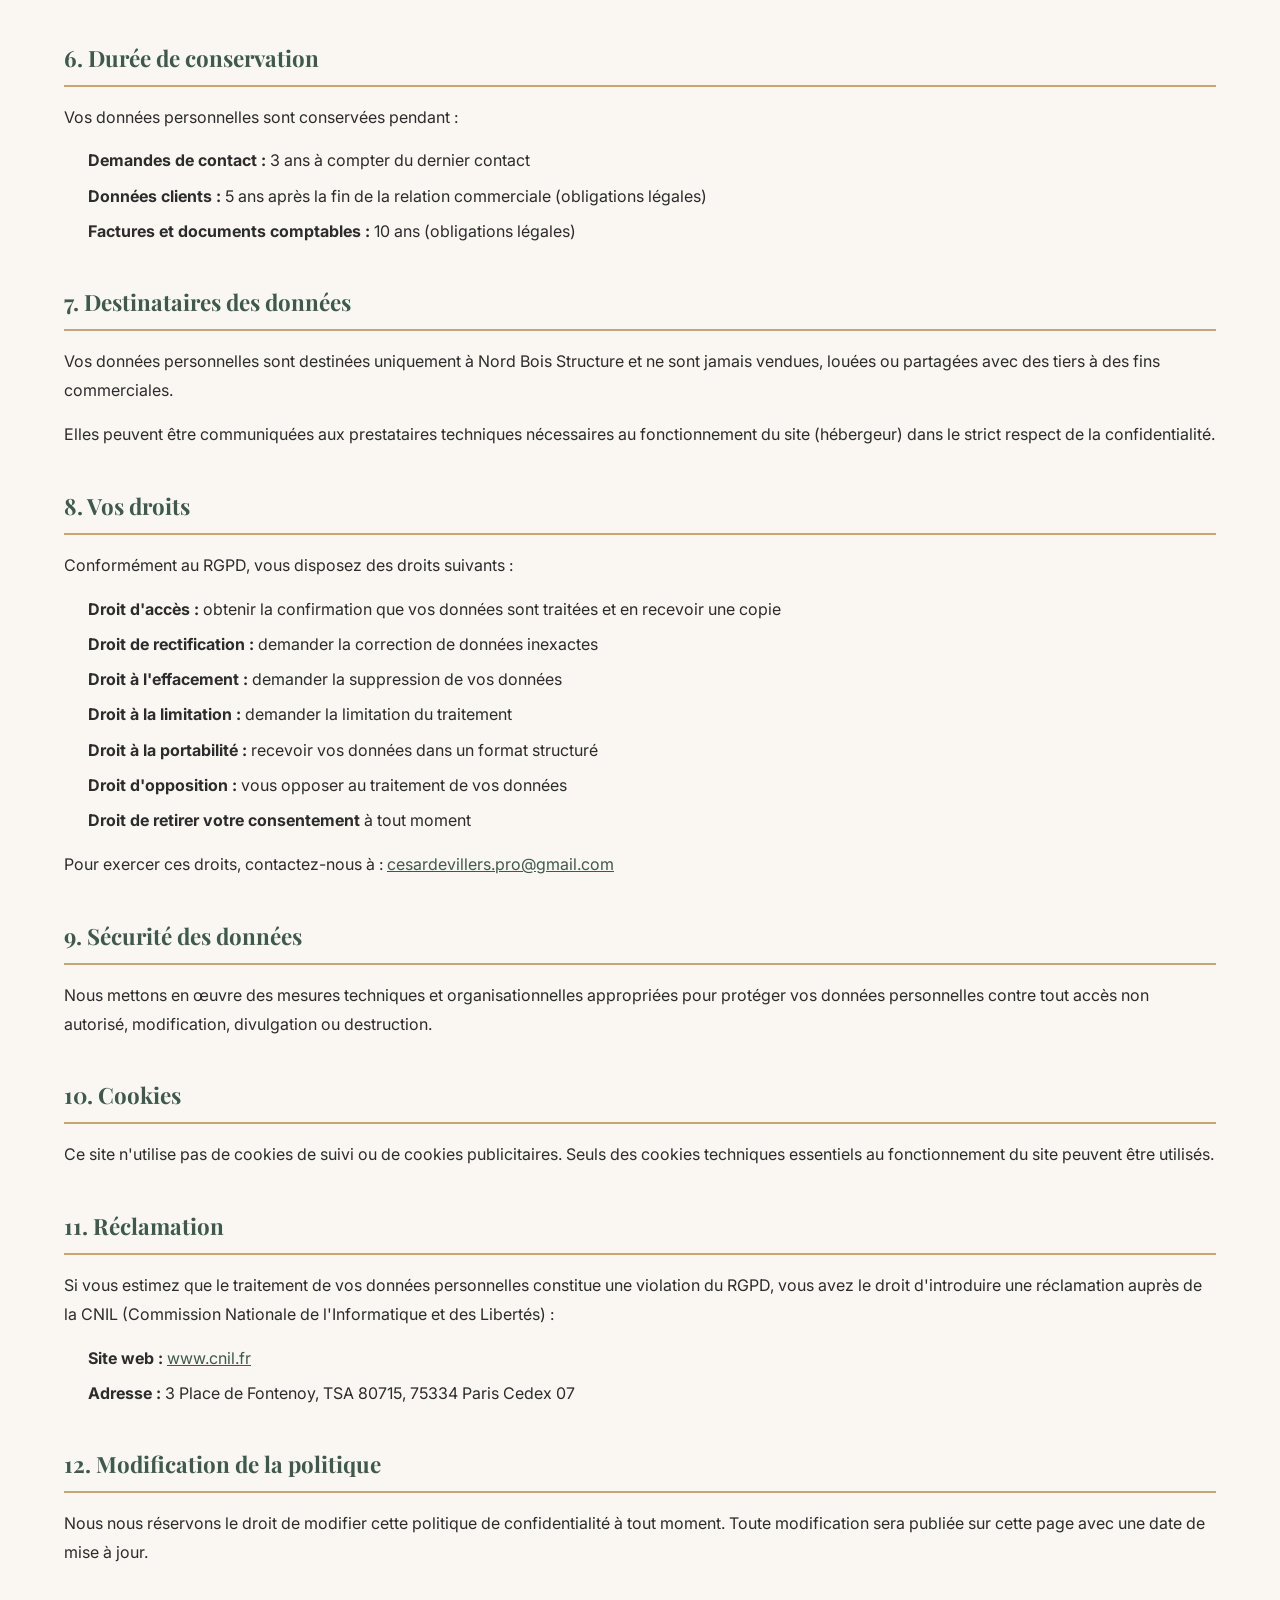
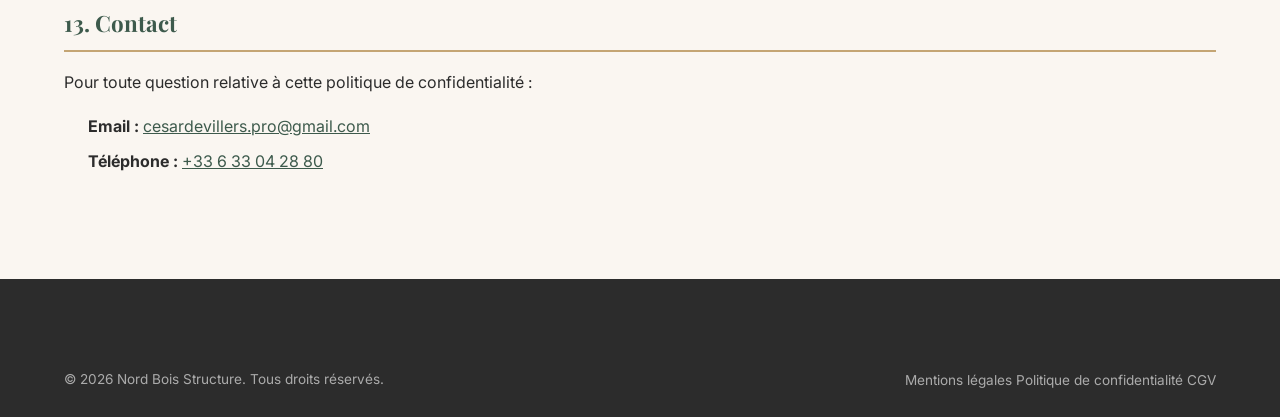
<file: politique-confidentialite.html>
<!DOCTYPE html>
<html lang="fr">
<head>
<!-- Google Tag Manager -->
<script>(function(w,d,s,l,i){w[l]=w[l]||[];w[l].push({'gtm.start':
new Date().getTime(),event:'gtm.js'});var f=d.getElementsByTagName(s)[0],
j=d.createElement(s),dl=l!='dataLayer'?'&l='+l:'';j.async=true;j.src=
'https://www.googletagmanager.com/gtm.js?id='+i+dl;f.parentNode.insertBefore(j,f);
})(window,document,'script','dataLayer','GTM-P72NSX65');</script>
<!-- End Google Tag Manager -->
    <meta charset="UTF-8">
    <meta name="viewport" content="width=device-width, initial-scale=1.0">
    <meta name="description" content="Politique de confidentialité du site Nord Bois Structure">
    <title>Politique de Confidentialité | Nord Bois Structure</title>
    <link rel="icon" type="image/svg+xml" href="assets/favicon.svg">
    <link rel="preconnect" href="https://fonts.googleapis.com">
    <link rel="preconnect" href="https://fonts.gstatic.com" crossorigin>
    <link href="https://fonts.googleapis.com/css2?family=Playfair+Display:wght@400;500;600;700&family=Inter:wght@300;400;500;600;700&display=swap" rel="stylesheet">
    <link rel="stylesheet" href="css/style.css?v=8">
</head>
<body>
<!-- Google Tag Manager (noscript) -->
<noscript><iframe src="https://www.googletagmanager.com/ns.html?id=GTM-P72NSX65"
height="0" width="0" style="display:none;visibility:hidden"></iframe></noscript>
<!-- End Google Tag Manager (noscript) -->
    <header class="header header--static">
        <nav class="nav container">
            <a href="index.html" class="nav__logo">
                <img src="assets/logo.png?v=5" alt="Nord Bois Structure" class="nav__logo-img">
            </a>
            <a href="index.html" class="btn btn--secondary">← Retour au site</a>
        </nav>
    </header>

    <main class="legal-page">
        <div class="container">
            <h1>Politique de Confidentialité</h1>
            <p class="legal-page__updated">Dernière mise à jour : Février 2026</p>

            <section class="legal-section">
                <h2>1. Introduction</h2>
                <p>Nord Bois Structure s'engage à protéger la vie privée des utilisateurs de son site web. Cette politique de confidentialité explique comment nous collectons, utilisons et protégeons vos données personnelles conformément au Règlement Général sur la Protection des Données (RGPD).</p>
            </section>

            <section class="legal-section">
                <h2>2. Responsable du traitement</h2>
                <p>Le responsable du traitement des données personnelles est :</p>
                <ul>
                    <li><strong>Raison sociale :</strong> Nord Bois Structure</li>
                    <li><strong>Responsable :</strong> César Devillers</li>
                    <li><strong>Email :</strong> <a href="mailto:cesardevillers.pro@gmail.com">cesardevillers.pro@gmail.com</a></li>
                    <li><strong>Téléphone :</strong> <a href="tel:+33633042880">+33 6 33 04 28 80</a></li>
                </ul>
            </section>

            <section class="legal-section">
                <h2>3. Données collectées</h2>
                <p>Nous collectons les données personnelles suivantes lorsque vous utilisez notre formulaire de contact :</p>
                <ul>
                    <li><strong>Nom complet</strong></li>
                    <li><strong>Adresse email</strong></li>
                    <li><strong>Numéro de téléphone</strong> (facultatif)</li>
                    <li><strong>Type de projet</strong></li>
                    <li><strong>Description du projet</strong></li>
                </ul>
                <p>Ces données sont collectées uniquement lorsque vous les soumettez volontairement via notre formulaire de contact.</p>
            </section>

            <section class="legal-section">
                <h2>4. Finalités du traitement</h2>
                <p>Vos données personnelles sont utilisées pour :</p>
                <ul>
                    <li>Répondre à vos demandes de devis et d'informations</li>
                    <li>Vous contacter concernant votre projet</li>
                    <li>Établir des devis personnalisés</li>
                    <li>Assurer le suivi de votre projet</li>
                </ul>
            </section>

            <section class="legal-section">
                <h2>5. Base légale du traitement</h2>
                <p>Le traitement de vos données personnelles est fondé sur :</p>
                <ul>
                    <li><strong>Votre consentement</strong> : en soumettant le formulaire de contact, vous consentez au traitement de vos données</li>
                    <li><strong>L'exécution d'un contrat</strong> : pour la réalisation de devis et la gestion de projets</li>
                    <li><strong>L'intérêt légitime</strong> : pour améliorer nos services et répondre à vos demandes</li>
                </ul>
            </section>

            <section class="legal-section">
                <h2>6. Durée de conservation</h2>
                <p>Vos données personnelles sont conservées pendant :</p>
                <ul>
                    <li><strong>Demandes de contact :</strong> 3 ans à compter du dernier contact</li>
                    <li><strong>Données clients :</strong> 5 ans après la fin de la relation commerciale (obligations légales)</li>
                    <li><strong>Factures et documents comptables :</strong> 10 ans (obligations légales)</li>
                </ul>
            </section>

            <section class="legal-section">
                <h2>7. Destinataires des données</h2>
                <p>Vos données personnelles sont destinées uniquement à Nord Bois Structure et ne sont jamais vendues, louées ou partagées avec des tiers à des fins commerciales.</p>
                <p>Elles peuvent être communiquées aux prestataires techniques nécessaires au fonctionnement du site (hébergeur) dans le strict respect de la confidentialité.</p>
            </section>

            <section class="legal-section">
                <h2>8. Vos droits</h2>
                <p>Conformément au RGPD, vous disposez des droits suivants :</p>
                <ul>
                    <li><strong>Droit d'accès :</strong> obtenir la confirmation que vos données sont traitées et en recevoir une copie</li>
                    <li><strong>Droit de rectification :</strong> demander la correction de données inexactes</li>
                    <li><strong>Droit à l'effacement :</strong> demander la suppression de vos données</li>
                    <li><strong>Droit à la limitation :</strong> demander la limitation du traitement</li>
                    <li><strong>Droit à la portabilité :</strong> recevoir vos données dans un format structuré</li>
                    <li><strong>Droit d'opposition :</strong> vous opposer au traitement de vos données</li>
                    <li><strong>Droit de retirer votre consentement</strong> à tout moment</li>
                </ul>
                <p>Pour exercer ces droits, contactez-nous à : <a href="mailto:cesardevillers.pro@gmail.com">cesardevillers.pro@gmail.com</a></p>
            </section>

            <section class="legal-section">
                <h2>9. Sécurité des données</h2>
                <p>Nous mettons en œuvre des mesures techniques et organisationnelles appropriées pour protéger vos données personnelles contre tout accès non autorisé, modification, divulgation ou destruction.</p>
            </section>

            <section class="legal-section">
                <h2>10. Cookies</h2>
                <p>Ce site n'utilise pas de cookies de suivi ou de cookies publicitaires. Seuls des cookies techniques essentiels au fonctionnement du site peuvent être utilisés.</p>
            </section>

            <section class="legal-section">
                <h2>11. Réclamation</h2>
                <p>Si vous estimez que le traitement de vos données personnelles constitue une violation du RGPD, vous avez le droit d'introduire une réclamation auprès de la CNIL (Commission Nationale de l'Informatique et des Libertés) :</p>
                <ul>
                    <li><strong>Site web :</strong> <a href="https://www.cnil.fr" target="_blank" rel="noopener">www.cnil.fr</a></li>
                    <li><strong>Adresse :</strong> 3 Place de Fontenoy, TSA 80715, 75334 Paris Cedex 07</li>
                </ul>
            </section>

            <section class="legal-section">
                <h2>12. Modification de la politique</h2>
                <p>Nous nous réservons le droit de modifier cette politique de confidentialité à tout moment. Toute modification sera publiée sur cette page avec une date de mise à jour.</p>
            </section>

            <section class="legal-section">
                <h2>13. Contact</h2>
                <p>Pour toute question relative à cette politique de confidentialité :</p>
                <ul>
                    <li><strong>Email :</strong> <a href="mailto:cesardevillers.pro@gmail.com">cesardevillers.pro@gmail.com</a></li>
                    <li><strong>Téléphone :</strong> <a href="tel:+33633042880">+33 6 33 04 28 80</a></li>
                </ul>
            </section>
        </div>
    </main>

    <footer class="footer">
        <div class="container">
            <div class="footer__bottom">
                <p>&copy; 2026 Nord Bois Structure. Tous droits réservés.</p>
                <div class="footer__links">
                    <a href="mentions-legales.html">Mentions légales</a>
                    <a href="politique-confidentialite.html">Politique de confidentialité</a>
                    <a href="conditions-generales-vente.html">CGV</a>
                </div>
            </div>
        </div>
    </footer>
</body>
</html>
</file>
<file: css/style.css>
/* ===== CSS Variables ===== */
:root {
    --color-primary: #3D5A4C;
    --color-primary-dark: #2E4A3D;
    --color-primary-light: #4D6A5C;
    --color-secondary: #8B5E3C;
    --color-secondary-light: #a67c5b;
    --color-accent: #C4A574;
    --color-cream: #FAF6F1;
    --color-cream-dark: #F0E9E0;
    --color-white: #FFFFFF;
    --color-text: #2C2C2C;
    --color-text-light: #5A5A5A;
    --color-text-muted: #8A8A8A;
    --font-heading: 'Playfair Display', Georgia, serif;
    --font-body: 'Inter', -apple-system, BlinkMacSystemFont, sans-serif;
    --shadow-sm: 0 2px 8px rgba(0,0,0,0.08);
    --shadow-md: 0 4px 20px rgba(0,0,0,0.12);
    --shadow-lg: 0 8px 40px rgba(0,0,0,0.16);
    --radius-sm: 8px;
    --radius-md: 12px;
    --radius-lg: 20px;
    --transition: 0.3s ease;
    --container-width: 1200px;
    --header-height: 80px;
}

/* ===== Reset & Base ===== */
*, *::before, *::after { box-sizing: border-box; margin: 0; padding: 0; }
html { scroll-behavior: smooth; font-size: 16px; }
body {
    font-family: var(--font-body);
    color: var(--color-text);
    background: var(--color-cream);
    line-height: 1.6;
    overflow-x: hidden;
}
img { max-width: 100%; height: auto; display: block; }
a { text-decoration: none; color: inherit; transition: var(--transition); }
ul { list-style: none; }
button { cursor: pointer; border: none; background: none; font-family: inherit; }
input, textarea, select { font-family: inherit; font-size: inherit; }

/* ===== Utility Classes ===== */
.container { width: 100%; max-width: var(--container-width); margin: 0 auto; padding: 0 1.5rem; }
.text-accent { color: var(--color-primary); }
.section { padding: 5rem 0; }
@media (min-width: 768px) { .section { padding: 7rem 0; } }

/* ===== Section Headers ===== */
.section__header { text-align: center; margin-bottom: 3rem; }
.section__subtitle {
    display: inline-block;
    font-size: 0.875rem;
    font-weight: 600;
    text-transform: uppercase;
    letter-spacing: 2px;
    color: var(--color-primary);
    margin-bottom: 0.75rem;
}
.section__title {
    font-family: var(--font-heading);
    font-size: clamp(1.75rem, 4vw, 2.75rem);
    font-weight: 600;
    color: var(--color-text);
    line-height: 1.2;
    margin-bottom: 1rem;
}
.section__description {
    font-size: 1.1rem;
    color: var(--color-text-light);
    max-width: 600px;
    margin: 0 auto;
}

/* ===== Buttons ===== */
.btn {
    display: inline-flex;
    align-items: center;
    justify-content: center;
    gap: 0.5rem;
    padding: 1rem 2rem;
    font-size: 1rem;
    font-weight: 600;
    border-radius: var(--radius-sm);
    transition: var(--transition);
    min-height: 52px;
}
.btn--primary {
    background: var(--color-primary);
    color: var(--color-white);
    box-shadow: 0 4px 15px rgba(45, 90, 61, 0.3);
}
.btn--primary:hover {
    background: var(--color-primary-dark);
    transform: translateY(-2px);
    box-shadow: 0 6px 20px rgba(45, 90, 61, 0.4);
}
.btn--secondary {
    background: var(--color-white);
    color: var(--color-primary);
    border: 2px solid var(--color-primary);
}
.btn--secondary:hover { background: var(--color-primary); color: var(--color-white); }
.btn--large { padding: 1.25rem 2.5rem; font-size: 1.1rem; }
.btn--full { width: 100%; }

/* ===== Header & Navigation ===== */
.header {
    position: fixed;
    top: 0;
    left: 0;
    width: 100%;
    height: var(--header-height);
    background: rgba(250, 246, 241, 0.95);
    backdrop-filter: blur(10px);
    z-index: 1000;
    transition: var(--transition);
}
.header.scrolled { box-shadow: var(--shadow-sm); }
.nav { 
    display: flex; 
    align-items: center; 
    justify-content: space-between; 
    height: 100%;
    position: relative;
}
.nav__logo-img {
    height: 160px;
    width: auto;
    object-fit: contain;
    margin: -40px 0;
}
@media (max-width: 768px) {
    .nav__logo-img { height: 85px; margin: -15px 0; }
}
.nav__menu {
    flex: 1;
    display: flex;
    justify-content: center;
    position: relative;
}
.nav__list--center {
    display: flex;
    align-items: center;
    gap: 2rem;
}
.nav__menu > .nav__link--cta {
    position: absolute;
    right: 0;
    top: 50%;
    transform: translateY(-50%);
}
.nav__list { display: flex; align-items: center; gap: 2rem; }
.nav__link {
    font-size: 0.95rem;
    font-weight: 500;
    color: var(--color-text);
    position: relative;
}
.nav__link::after {
    content: '';
    position: absolute;
    bottom: -4px;
    left: 0;
    width: 0;
    height: 2px;
    background: var(--color-primary);
    transition: var(--transition);
}
.nav__link:hover::after, .nav__link.active::after { width: 100%; }
.nav__link--cta {
    background: var(--color-primary);
    color: var(--color-white) !important;
    padding: 0.75rem 1.5rem;
    border-radius: var(--radius-sm);
}
.nav__link--cta::after { display: none; }
.nav__link--cta:hover { background: var(--color-primary-dark); }
.nav__toggle, .nav__close { display: none; font-size: 1.5rem; color: var(--color-text); }

@media (max-width: 968px) {
    .nav__menu {
        position: fixed;
        top: 0;
        right: -100%;
        width: 80%;
        max-width: 400px;
        height: 100vh;
        background: var(--color-white);
        padding: 6rem 2rem 2rem;
        box-shadow: var(--shadow-lg);
        transition: var(--transition);
        transform: none;
        left: auto;
    }
    .nav__menu.active { right: 0; }
    .nav__menu { flex-direction: column; justify-content: flex-start; align-items: flex-start; }
    .nav__list--center { flex-direction: column; gap: 1.5rem; align-items: flex-start; }
    .nav__menu > .nav__link--cta { position: static; transform: none; margin-top: 1rem; }
    .nav__list { flex-direction: column; gap: 1.5rem; align-items: flex-start; }
    .nav__link { font-size: 1.1rem; }
    .nav__close {
        display: block;
        position: absolute;
        top: 1.5rem;
        right: 1.5rem;
        font-size: 2rem;
    }
    .nav__toggle { display: block; }
}

/* ===== Hero Section ===== */
.hero {
    position: relative;
    min-height: 100vh;
    display: flex;
    align-items: center;
    background: linear-gradient(135deg, rgba(61, 90, 76, 0.85) 0%, rgba(46, 74, 61, 0.9) 100%), url('../assets/ossature-bois.jpg') center/cover no-repeat;
    overflow: hidden;
}
.hero__overlay {
    position: absolute;
    inset: 0;
    background: url('data:image/svg+xml,<svg xmlns="http://www.w3.org/2000/svg" viewBox="0 0 100 100"><defs><pattern id="grain" width="100" height="100" patternUnits="userSpaceOnUse"><circle cx="25" cy="25" r="1" fill="rgba(255,255,255,0.03)"/><circle cx="75" cy="75" r="1" fill="rgba(255,255,255,0.03)"/><circle cx="50" cy="10" r="0.5" fill="rgba(255,255,255,0.02)"/></pattern></defs><rect width="100" height="100" fill="url(%23grain)"/></svg>');
    opacity: 0.5;
}
.hero__content {
    position: relative;
    z-index: 2;
    padding-top: calc(var(--header-height) + 2rem);
    text-align: center;
    color: var(--color-white);
}
.hero__badge {
    display: inline-block;
    padding: 0.5rem 1.25rem;
    background: rgba(255,255,255,0.15);
    border-radius: 50px;
    font-size: 0.875rem;
    font-weight: 500;
    margin-bottom: 1.5rem;
    backdrop-filter: blur(5px);
}
.hero__title {
    font-family: var(--font-heading);
    font-size: clamp(2rem, 5vw, 3.5rem);
    font-weight: 700;
    line-height: 1.15;
    margin-bottom: 1.5rem;
    max-width: 900px;
    margin-left: auto;
    margin-right: auto;
}
.hero__title .text-accent { color: var(--color-accent); }
.hero__subtitle {
    font-size: clamp(1rem, 2vw, 1.25rem);
    opacity: 0.9;
    max-width: 700px;
    margin: 0 auto 2.5rem;
    line-height: 1.7;
}
.hero__buttons { display: flex; flex-wrap: wrap; gap: 1rem; justify-content: center; margin-bottom: 3rem; }
.hero__buttons .btn--secondary { background: transparent; border-color: var(--color-white); color: var(--color-white); }
.hero__buttons .btn--secondary:hover { background: var(--color-white); color: var(--color-primary); }
.hero__stats {
    display: flex;
    justify-content: center;
    gap: 3rem;
    flex-wrap: wrap;
    padding-top: 2rem;
    border-top: 1px solid rgba(255,255,255,0.2);
}
.hero__stat { text-align: center; }
.hero__stat-number {
    display: block;
    font-family: var(--font-heading);
    font-size: 2.5rem;
    font-weight: 700;
    color: var(--color-accent);
}
.hero__stat-label { font-size: 0.875rem; opacity: 0.8; }
.hero__scroll {
    position: absolute;
    bottom: 2rem;
    left: 50%;
    transform: translateX(-50%);
    color: var(--color-white);
    font-size: 1.5rem;
    animation: bounce 2s infinite;
}
@keyframes bounce {
    0%, 20%, 50%, 80%, 100% { transform: translateX(-50%) translateY(0); }
    40% { transform: translateX(-50%) translateY(-10px); }
    60% { transform: translateX(-50%) translateY(-5px); }
}

/* ===== About Section ===== */
.about { background: var(--color-white); }
.about__grid {
    display: grid;
    grid-template-columns: 1fr;
    gap: 3rem;
    align-items: center;
}
@media (min-width: 968px) { .about__grid { grid-template-columns: 1fr 1fr; gap: 5rem; } }
.about__content p { font-size: 1.1rem; color: var(--color-text-light); margin-bottom: 1.5rem; line-height: 1.8; }
.about__values { display: grid; grid-template-columns: 1fr; gap: 1.25rem; margin-top: 2rem; }
@media (min-width: 500px) { .about__values { grid-template-columns: 1fr 1fr; } }
.about__value {
    display: flex;
    gap: 1rem;
    padding: 1.25rem;
    background: var(--color-cream);
    border-radius: var(--radius-md);
    transition: var(--transition);
}
.about__value:hover { transform: translateY(-3px); box-shadow: var(--shadow-sm); }
.about__value-icon { font-size: 1.5rem; }
.about__value h3 { font-size: 1rem; font-weight: 600; margin-bottom: 0.25rem; }
.about__value p { font-size: 0.875rem; color: var(--color-text-muted); margin: 0; }
.about__image { position: relative; }
.about__image-wrapper { position: relative; border-radius: var(--radius-lg); overflow: hidden; }
.about__image-placeholder {
    width: 100%;
    aspect-ratio: 4/5;
    background: url('../assets/charpente-construction-bois-toit-scaled.jpg') center/cover no-repeat;
    position: relative;
}
.about__image-badge {
    position: absolute;
    bottom: 1.5rem;
    left: 1.5rem;
    background: var(--color-primary);
    color: var(--color-white);
    padding: 1rem 1.5rem;
    border-radius: var(--radius-md);
    text-align: center;
}
.about__image-badge span { display: block; font-size: 2rem; font-weight: 700; }
.about__image-badge small { font-size: 0.75rem; opacity: 0.9; }

/* ===== Compagnons Section ===== */
.compagnons { background: var(--color-cream); }
.compagnons__grid {
    display: grid;
    grid-template-columns: 1fr;
    gap: 3rem;
    align-items: center;
}
@media (min-width: 968px) { 
    .compagnons__grid { 
        grid-template-columns: 1fr 1fr; 
        gap: 5rem; 
    } 
}
.compagnons__image {
    order: 2;
}
@media (min-width: 968px) {
    .compagnons__image {
        order: 1;
    }
    .compagnons__content {
        order: 2;
    }
}
.compagnons__img {
    width: 100%;
    height: auto;
    border-radius: var(--radius-lg);
    box-shadow: var(--shadow-md);
}
.compagnons__content p {
    font-size: 1.1rem;
    color: var(--color-text-light);
    margin-bottom: 1.5rem;
    line-height: 1.8;
}
.compagnons__highlights {
    display: grid;
    gap: 1.5rem;
    margin-top: 2rem;
}
.compagnons__highlight {
    padding: 1.5rem;
    background: var(--color-white);
    border-radius: var(--radius-md);
    border-left: 4px solid var(--color-primary);
    transition: var(--transition);
}
.compagnons__highlight:hover {
    transform: translateX(5px);
    box-shadow: var(--shadow-sm);
}
.compagnons__highlight strong {
    display: block;
    font-size: 1.1rem;
    color: var(--color-primary);
    margin-bottom: 0.5rem;
}
.compagnons__highlight p {
    font-size: 0.95rem;
    color: var(--color-text-muted);
    margin: 0;
    line-height: 1.6;
}

/* ===== Services Section ===== */
.services { background: var(--color-cream); }
.services__grid {
    display: grid;
    grid-template-columns: repeat(auto-fit, minmax(280px, 1fr));
    gap: 1.5rem;
}
.service-card {
    background: var(--color-white);
    padding: 2rem;
    border-radius: var(--radius-md);
    box-shadow: var(--shadow-sm);
    transition: var(--transition);
    position: relative;
    overflow: hidden;
}
.service-card::before {
    content: '';
    position: absolute;
    top: 0;
    left: 0;
    width: 100%;
    height: 4px;
    background: var(--color-primary);
    transform: scaleX(0);
    transform-origin: left;
    transition: var(--transition);
}
.service-card:hover { transform: translateY(-5px); box-shadow: var(--shadow-md); }
.service-card:hover::before { transform: scaleX(1); }
.service-card__icon { font-size: 2.5rem; margin-bottom: 1rem; }
.service-card h3 {
    font-family: var(--font-heading);
    font-size: 1.25rem;
    font-weight: 600;
    margin-bottom: 0.75rem;
    color: var(--color-text);
}
.service-card p { font-size: 0.95rem; color: var(--color-text-light); margin-bottom: 1.5rem; line-height: 1.6; }
.service-card__link {
    display: inline-flex;
    align-items: center;
    gap: 0.5rem;
    font-size: 0.95rem;
    font-weight: 600;
    color: var(--color-primary);
}
.service-card__link:hover { gap: 0.75rem; }
.service-card--featured { background: var(--color-primary); color: var(--color-white); }
.service-card--featured h3, .service-card--featured p { color: var(--color-white); }
.service-card--featured p { opacity: 0.9; }
.service-card--featured .service-card__link { color: var(--color-accent); }
.service-card--featured::before { background: var(--color-accent); }

/* ===== Gallery Section ===== */
.gallery { background: var(--color-white); }
.gallery__filters {
    display: flex;
    flex-wrap: wrap;
    justify-content: center;
    gap: 0.75rem;
    margin-bottom: 2.5rem;
}
.gallery__filter {
    padding: 0.75rem 1.5rem;
    font-size: 0.95rem;
    font-weight: 500;
    color: var(--color-text-light);
    background: var(--color-cream);
    border-radius: 50px;
    transition: var(--transition);
}
.gallery__filter:hover, .gallery__filter.active {
    background: var(--color-primary);
    color: var(--color-white);
}
.gallery__grid {
    display: grid;
    grid-template-columns: repeat(2, 1fr);
    gap: 1rem;
}
@media (min-width: 768px) {
    .gallery__grid { grid-template-columns: repeat(3, 1fr); gap: 1.5rem; }
}
.gallery__item {
    position: relative;
    border-radius: var(--radius-md);
    overflow: hidden;
    cursor: pointer;
}
.gallery__item--large { grid-column: span 2; }
@media (max-width: 767px) { .gallery__item--large { grid-column: span 1; } }
.gallery__img {
    width: 100%;
    height: 100%;
    object-fit: cover;
    aspect-ratio: 4/3;
    transition: transform 0.4s ease;
}
.gallery__item:hover .gallery__img { transform: scale(1.05); }
.gallery__item--large .gallery__img { aspect-ratio: 16/9; }
.gallery__placeholder {
    width: 100%;
    aspect-ratio: 4/3;
    background: linear-gradient(135deg, var(--color-secondary-light) 0%, var(--color-secondary) 100%);
    position: relative;
    display: flex;
    align-items: center;
    justify-content: center;
}
.gallery__placeholder::before {
    content: '🪵';
    font-size: 3rem;
    opacity: 0.3;
}
.gallery__placeholder::after {
    content: '';
    position: absolute;
    inset: 0;
    background: repeating-linear-gradient(
        90deg,
        transparent,
        transparent 20px,
        rgba(255,255,255,0.03) 20px,
        rgba(255,255,255,0.03) 40px
    );
}
.gallery__item--large .gallery__placeholder { aspect-ratio: 16/9; }
.gallery__overlay {
    position: absolute;
    inset: 0;
    background: linear-gradient(to top, rgba(0,0,0,0.8) 0%, transparent 60%);
    display: flex;
    flex-direction: column;
    justify-content: flex-end;
    padding: 1.5rem;
    color: var(--color-white);
    opacity: 0;
    transition: var(--transition);
}
.gallery__item:hover .gallery__overlay { opacity: 1; }
.gallery__overlay span { font-size: 0.75rem; text-transform: uppercase; letter-spacing: 1px; color: var(--color-accent); margin-bottom: 0.25rem; }
.gallery__overlay h3 { font-family: var(--font-heading); font-size: 1.1rem; font-weight: 600; }

/* ===== Commitments Section ===== */
.commitments { background: var(--color-cream); }
.commitments__grid {
    display: grid;
    grid-template-columns: repeat(auto-fit, minmax(200px, 1fr));
    gap: 2rem;
}
.commitment { text-align: center; padding: 1.5rem; }
.commitment__icon {
    width: 70px;
    height: 70px;
    display: flex;
    align-items: center;
    justify-content: center;
    margin: 0 auto 1rem;
    background: var(--color-white);
    border-radius: 50%;
    font-size: 1.75rem;
    box-shadow: var(--shadow-sm);
}
.commitment h3 { font-size: 1.1rem; font-weight: 600; margin-bottom: 0.5rem; }
.commitment p { font-size: 0.9rem; color: var(--color-text-light); }

/* ===== Testimonials Section ===== */
.testimonials {
    background: linear-gradient(135deg, var(--color-primary) 0%, var(--color-primary-dark) 100%);
    color: var(--color-white);
}
.testimonials .section__subtitle { color: var(--color-accent); }
.testimonials .section__title { color: var(--color-white); }
.testimonials .section__description { color: rgba(255,255,255,0.9); }
.testimonials__slider-wrapper {
    position: relative;
    max-width: 1100px;
    margin: 0 auto;
    padding: 0 70px;
    overflow: hidden;
}
/* Gradient fade effect on left side - covers partial cards */
.testimonials__slider-wrapper::before {
    content: '';
    position: absolute;
    left: 0;
    top: 1rem;
    bottom: 1rem;
    width: 150px;
    background: linear-gradient(to right, var(--color-primary) 0%, var(--color-primary) 20%, rgba(61, 90, 76, 0.8) 40%, rgba(61, 90, 76, 0.4) 70%, transparent 100%);
    pointer-events: none;
    z-index: 5;
}
/* Gradient fade effect on right side - covers partial cards */
.testimonials__slider-wrapper::after {
    content: '';
    position: absolute;
    right: 0;
    top: 1rem;
    bottom: 1rem;
    width: 150px;
    background: linear-gradient(to left, var(--color-primary) 0%, var(--color-primary) 20%, rgba(61, 90, 76, 0.8) 40%, rgba(61, 90, 76, 0.4) 70%, transparent 100%);
    pointer-events: none;
    z-index: 5;
}
.testimonials__arrow {
    z-index: 15;
}
.testimonials__slider {
    display: flex;
    gap: 1rem;
    overflow: visible;
    transition: transform 0.5s ease;
    padding: 1rem 0;
}
.testimonial {
    background: rgba(255,255,255,0.1);
    backdrop-filter: blur(10px);
    padding: 1.5rem;
    border-radius: var(--radius-md);
    border: 1px solid rgba(255,255,255,0.1);
    flex: 0 0 calc(33.333% - 0.67rem);
    min-height: 350px;
    display: flex;
    flex-direction: column;
    transition: var(--transition);
}
.testimonial blockquote {
    flex: 1;
}
@media (max-width: 1024px) {
    .testimonial { flex: 0 0 calc(50% - 0.75rem); }
}
@media (max-width: 768px) {
    .testimonial { flex: 0 0 100%; min-height: 300px; }
    .testimonials__slider-wrapper { padding: 0 50px; }
}
.testimonial__stars { color: #FFD700; font-size: 1.1rem; margin-bottom: 1rem; letter-spacing: 2px; }
.testimonial blockquote {
    font-size: 1rem;
    line-height: 1.7;
    margin-bottom: 1.5rem;
    font-style: italic;
    opacity: 0.95;
}
.testimonial__author { display: flex; align-items: center; gap: 1rem; }
.testimonial__avatar {
    width: 50px;
    height: 50px;
    background: var(--color-accent);
    color: var(--color-primary-dark);
    border-radius: 50%;
    display: flex;
    align-items: center;
    justify-content: center;
    font-weight: 700;
    font-size: 0.9rem;
}
.testimonial__author strong { display: block; font-size: 1rem; }
.testimonial__author span { font-size: 0.85rem; opacity: 0.8; }
.testimonials__arrow {
    position: absolute;
    top: 50%;
    transform: translateY(-50%);
    background: rgba(255,255,255,0.2);
    color: var(--color-white);
    border: none;
    width: 50px;
    height: 50px;
    border-radius: 50%;
    font-size: 2rem;
    cursor: pointer;
    transition: var(--transition);
    z-index: 10;
    display: flex;
    align-items: center;
    justify-content: center;
    backdrop-filter: blur(10px);
}
.testimonials__arrow:hover {
    background: rgba(255,255,255,0.3);
    transform: translateY(-50%) scale(1.1);
}
.testimonials__arrow--prev { left: 0; }
.testimonials__arrow--next { right: 0; }
@media (max-width: 768px) {
    .testimonials__slider-wrapper { padding: 0 50px; }
    .testimonials__arrow { width: 40px; height: 40px; font-size: 1.5rem; }
}

/* ===== CTA Section ===== */
.cta {
    background: var(--color-secondary);
    position: relative;
    overflow: hidden;
}
.cta::before {
    content: '';
    position: absolute;
    top: -50%;
    right: -20%;
    width: 60%;
    height: 200%;
    background: rgba(255,255,255,0.05);
    transform: rotate(15deg);
}
.cta__content {
    position: relative;
    text-align: center;
    color: var(--color-white);
    max-width: 700px;
    margin: 0 auto;
}
.cta__content h2 {
    font-family: var(--font-heading);
    font-size: clamp(2rem, 4vw, 3rem);
    font-weight: 700;
    margin-bottom: 1rem;
}
.cta__content p { font-size: 1.15rem; opacity: 0.9; margin-bottom: 2rem; }
.cta .btn--primary { background: var(--color-white); color: var(--color-secondary); }
.cta .btn--primary:hover { background: var(--color-cream); transform: translateY(-2px); }

/* ===== Contact Section ===== */
.contact { background: var(--color-white); }
.contact__grid {
    display: grid;
    grid-template-columns: 1fr;
    gap: 3rem;
}
@media (min-width: 968px) { .contact__grid { grid-template-columns: 1fr 1.5fr; gap: 4rem; } }
.contact__info { display: flex; flex-direction: column; gap: 1.5rem; }
.contact__card {
    display: flex;
    gap: 1rem;
    padding: 1.25rem;
    background: var(--color-cream);
    border-radius: var(--radius-md);
}
.contact__icon { font-size: 1.5rem; }
.contact__card h3 { font-size: 1rem; font-weight: 600; margin-bottom: 0.25rem; }
.contact__card p, .contact__card a { font-size: 0.95rem; color: var(--color-text-light); }
.contact__card a:hover { color: var(--color-primary); }
.contact__social { display: flex; align-items: center; gap: 1rem; margin-top: 1rem; }
.contact__social span { font-size: 0.9rem; color: var(--color-text-muted); }
.contact__social-link {
    padding: 0.5rem 1rem;
    background: var(--color-primary);
    color: var(--color-white);
    border-radius: var(--radius-sm);
    font-size: 0.9rem;
    font-weight: 500;
}
.contact__social-link:hover { background: var(--color-primary-dark); }
.contact__form {
    background: var(--color-cream);
    padding: 2rem;
    border-radius: var(--radius-lg);
}
@media (min-width: 768px) { .contact__form { padding: 2.5rem; } }
.form__group { margin-bottom: 1.25rem; }
.form__row { display: grid; grid-template-columns: 1fr; gap: 1.25rem; }
@media (min-width: 500px) { .form__row { grid-template-columns: 1fr 1fr; } }
.form__group label {
    display: block;
    font-size: 0.9rem;
    font-weight: 600;
    margin-bottom: 0.5rem;
    color: var(--color-text);
}
.form__group input,
.form__group select,
.form__group textarea {
    width: 100%;
    padding: 1rem;
    border: 2px solid transparent;
    border-radius: var(--radius-sm);
    background: var(--color-white);
    font-size: 1rem;
    transition: var(--transition);
}
.form__group input:focus,
.form__group select:focus,
.form__group textarea:focus {
    outline: none;
    border-color: var(--color-primary);
}
.form__group textarea { resize: vertical; min-height: 120px; }
.form__notice { font-size: 0.8rem; color: var(--color-text-muted); margin-top: 1rem; text-align: center; }

/* ===== Footer ===== */
.footer {
    background: var(--color-text);
    color: var(--color-white);
    padding: 4rem 0 0;
}
.footer__grid {
    display: grid;
    grid-template-columns: repeat(auto-fit, minmax(200px, 1fr));
    gap: 2.5rem;
    padding-bottom: 3rem;
    border-bottom: 1px solid rgba(255,255,255,0.1);
}
.footer__brand h3 {
    font-family: var(--font-heading);
    font-size: 1.5rem;
    margin-bottom: 1rem;
    color: var(--color-accent);
}
.footer__brand p { font-size: 0.9rem; opacity: 0.8; line-height: 1.7; }
.footer__title { font-size: 1rem; font-weight: 600; margin-bottom: 1.25rem; color: var(--color-white); }
.footer__links ul { display: flex; flex-direction: column; gap: 0.75rem; }
.footer__links a { font-size: 0.9rem; opacity: 0.7; transition: var(--transition); }
.footer__links a:hover { opacity: 1; color: var(--color-accent); }
.footer__contact p, .footer__contact a { font-size: 0.9rem; opacity: 0.8; margin-bottom: 0.5rem; display: block; }
.footer__contact a:hover { opacity: 1; color: var(--color-accent); }
.footer__bottom {
    display: flex;
    flex-wrap: wrap;
    justify-content: space-between;
    align-items: center;
    gap: 1rem;
    padding: 1.5rem 0;
    position: relative;
}
.footer__bottom > p { flex: 1; }
.footer__bottom p { font-size: 0.85rem; opacity: 0.6; }
.footer__bottom a { font-size: 0.85rem; opacity: 0.6; }
.footer__bottom a:hover { opacity: 1; }
.footer__legal-links { display: flex; gap: 1.5rem; flex-wrap: wrap; }
.footer__legal-links a { font-size: 0.85rem; opacity: 0.6; transition: var(--transition); }
.footer__legal-links a:hover { opacity: 1; color: var(--color-accent); }
.footer__credit { display: flex; align-items: center; gap: 0.5rem; text-decoration: none; opacity: 0.6; transition: var(--transition); position: absolute; left: 50%; transform: translateX(-50%); }
.footer__credit:hover { opacity: 1; }
.footer__credit span { font-size: 0.85rem; color: inherit; white-space: nowrap; }
.footer__credit-logo { height: 20px; width: auto; object-fit: contain; }

/* ===== Floating CTA ===== */
.floating-cta {
    position: fixed;
    bottom: 1.5rem;
    right: 1.5rem;
    background: var(--color-primary);
    color: var(--color-white);
    padding: 1rem 1.5rem;
    border-radius: 50px;
    font-weight: 600;
    font-size: 0.95rem;
    box-shadow: var(--shadow-lg);
    z-index: 999;
    transition: var(--transition);
    display: none;
}
.floating-cta:hover { background: var(--color-primary-dark); transform: translateY(-3px); }
@media (max-width: 768px) { .floating-cta { display: block; } }

/* ===== Lightbox ===== */
.lightbox {
    position: fixed;
    inset: 0;
    background: rgba(0,0,0,0.95);
    z-index: 2000;
    display: none;
    align-items: center;
    justify-content: center;
    padding: 2rem;
}
.lightbox.active { display: flex; }
.lightbox__close {
    position: absolute;
    top: 1.5rem;
    right: 1.5rem;
    color: var(--color-white);
    font-size: 2.5rem;
    opacity: 0.8;
    transition: var(--transition);
}
.lightbox__close:hover { opacity: 1; }
.lightbox__img { max-width: 90%; max-height: 85vh; border-radius: var(--radius-md); }
.lightbox__prev, .lightbox__next {
    position: absolute;
    top: 50%;
    transform: translateY(-50%);
    color: var(--color-white);
    font-size: 3rem;
    opacity: 0.8;
    transition: var(--transition);
    padding: 1rem;
}
.lightbox__prev { left: 1rem; }
.lightbox__next { right: 1rem; }
.lightbox__prev:hover, .lightbox__next:hover { opacity: 1; }

/* ===== Legal Pages ===== */
.header--static { position: relative; background: var(--color-cream); border-bottom: 1px solid var(--color-cream-dark); }
.legal-page { padding: 6rem 0 4rem; min-height: calc(100vh - 200px); }
.legal-page h1 { font-family: var(--font-heading); font-size: 2.5rem; color: var(--color-primary); margin-bottom: 0.5rem; }
.legal-page__updated { color: var(--color-text-muted); font-size: 0.9rem; margin-bottom: 3rem; }
.legal-section { margin-bottom: 2.5rem; }
.legal-section h2 { font-family: var(--font-heading); font-size: 1.4rem; color: var(--color-primary); margin-bottom: 1rem; padding-bottom: 0.5rem; border-bottom: 2px solid var(--color-accent); }
.legal-section h3 { font-size: 1.1rem; font-weight: 600; color: var(--color-text); margin: 1.5rem 0 0.75rem; }
.legal-section p { margin-bottom: 1rem; line-height: 1.8; }
.legal-section ul { margin: 1rem 0 1rem 1.5rem; }
.legal-section li { margin-bottom: 0.5rem; line-height: 1.7; }
.legal-section a { color: var(--color-primary); text-decoration: underline; }
.legal-section a:hover { color: var(--color-secondary); }
@media (max-width: 768px) {
    .legal-page h1 { font-size: 1.8rem; }
    .legal-section h2 { font-size: 1.2rem; }
}

/* ===== Animations ===== */
.fade-in { opacity: 0; transform: translateY(30px); transition: opacity 0.6s ease, transform 0.6s ease; }
.fade-in.visible { opacity: 1; transform: translateY(0); }

/* ===== Responsive Adjustments ===== */
@media (max-width: 480px) {
    .hero__stats { gap: 1.5rem; }
    .hero__stat-number { font-size: 2rem; }
    .btn { padding: 0.875rem 1.5rem; font-size: 0.95rem; }
    .section { padding: 4rem 0; }
}
</file>
